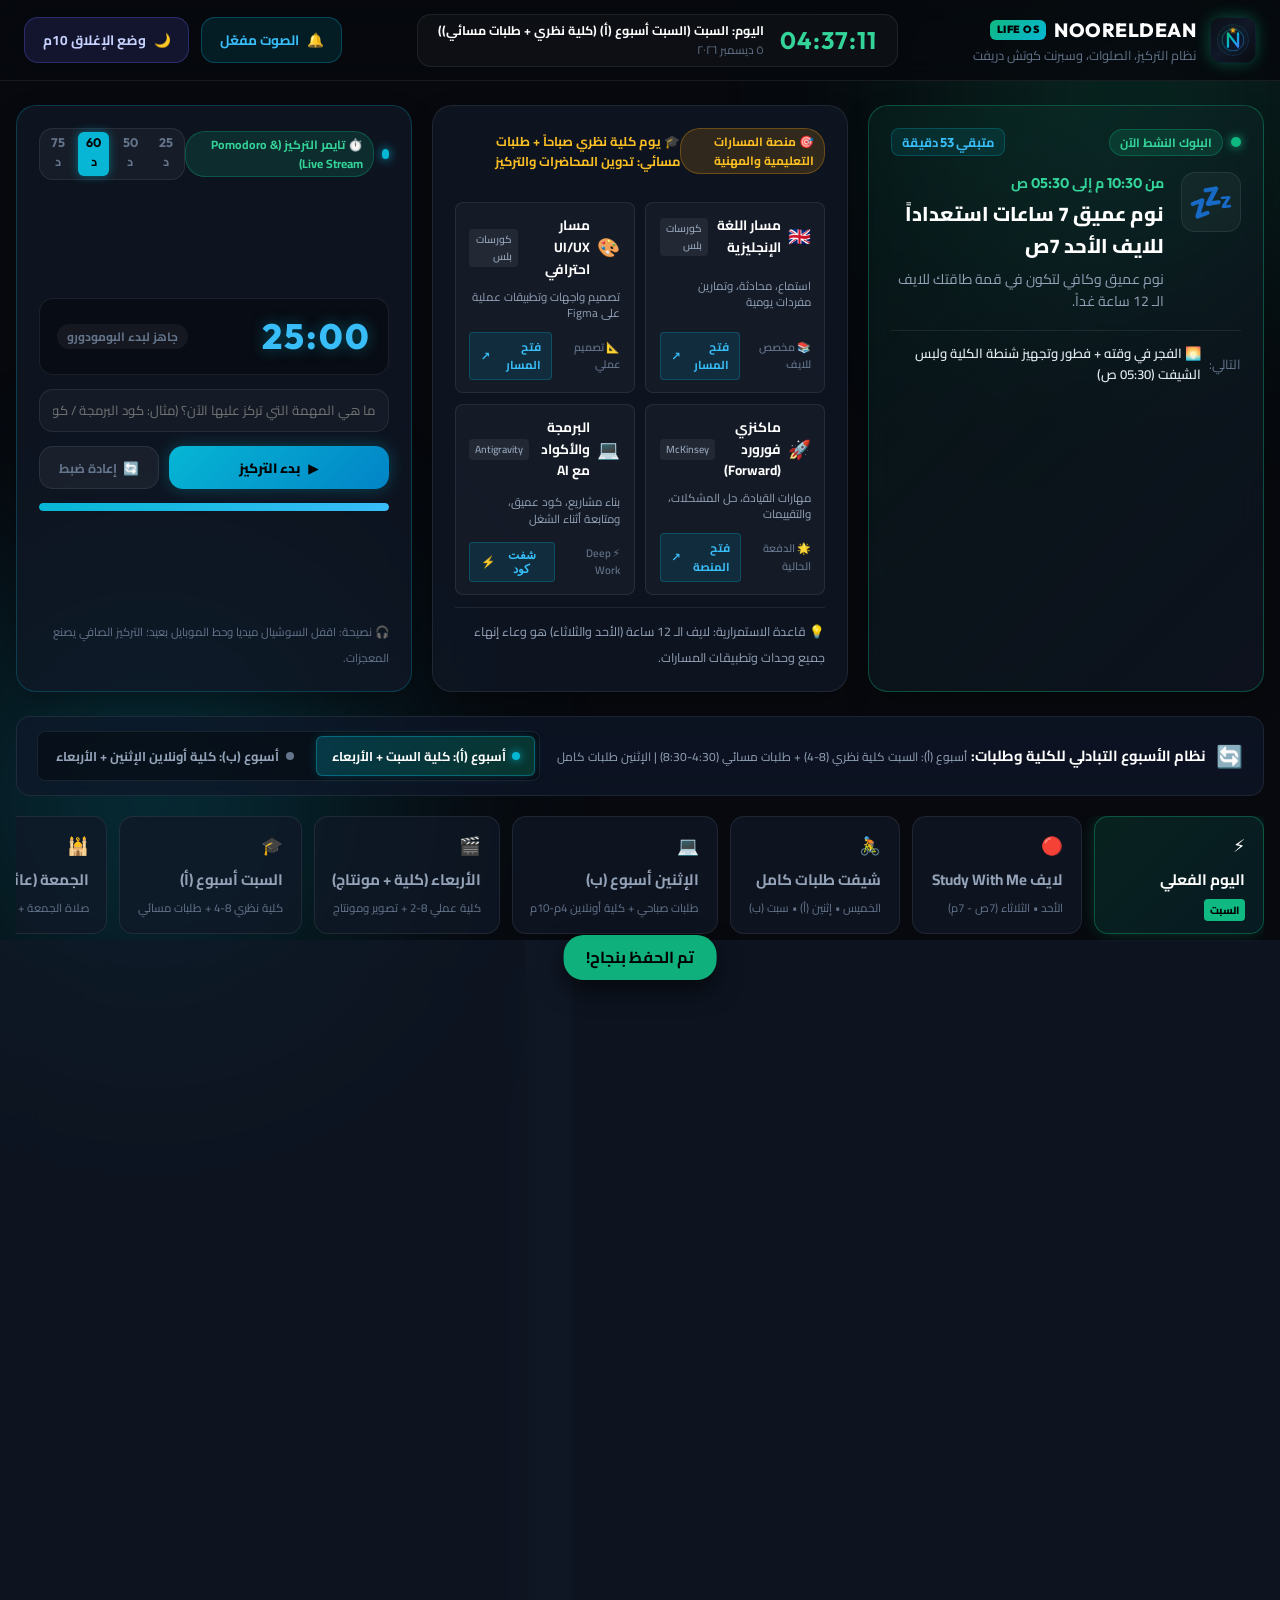
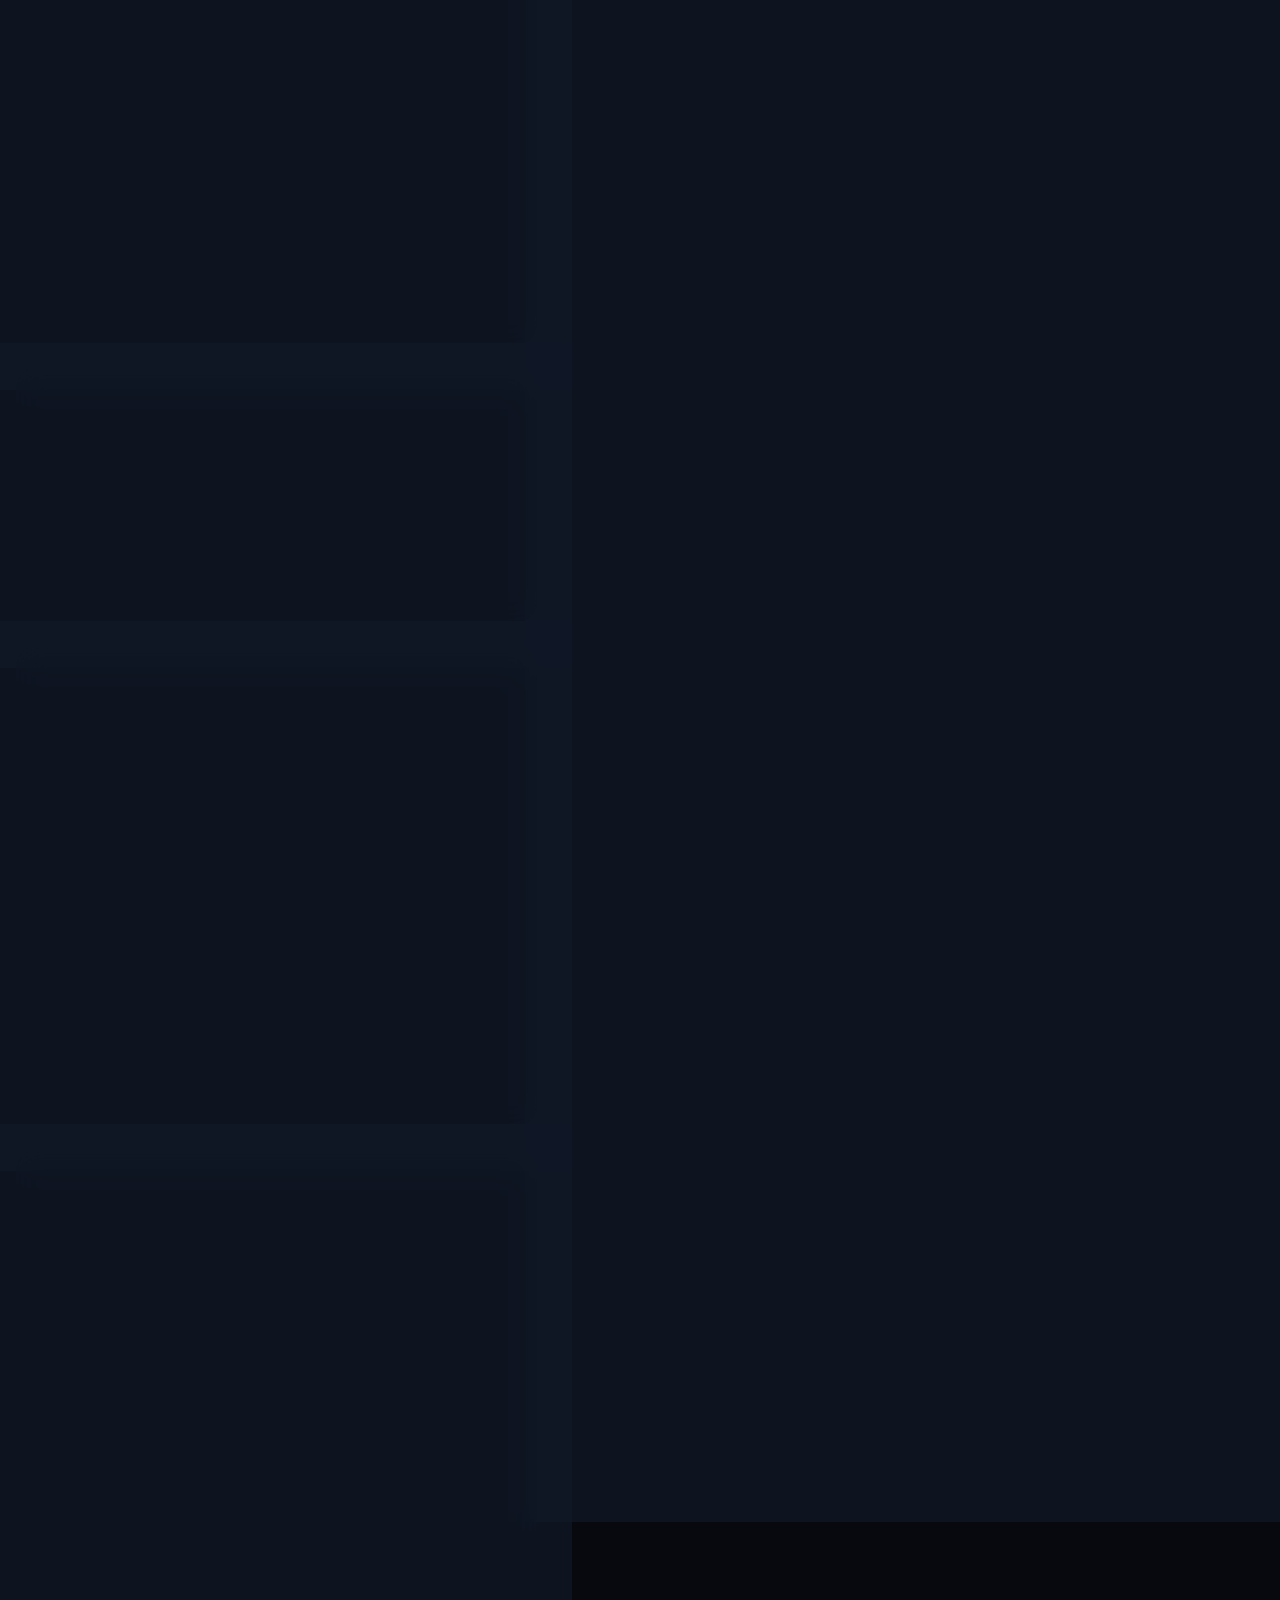
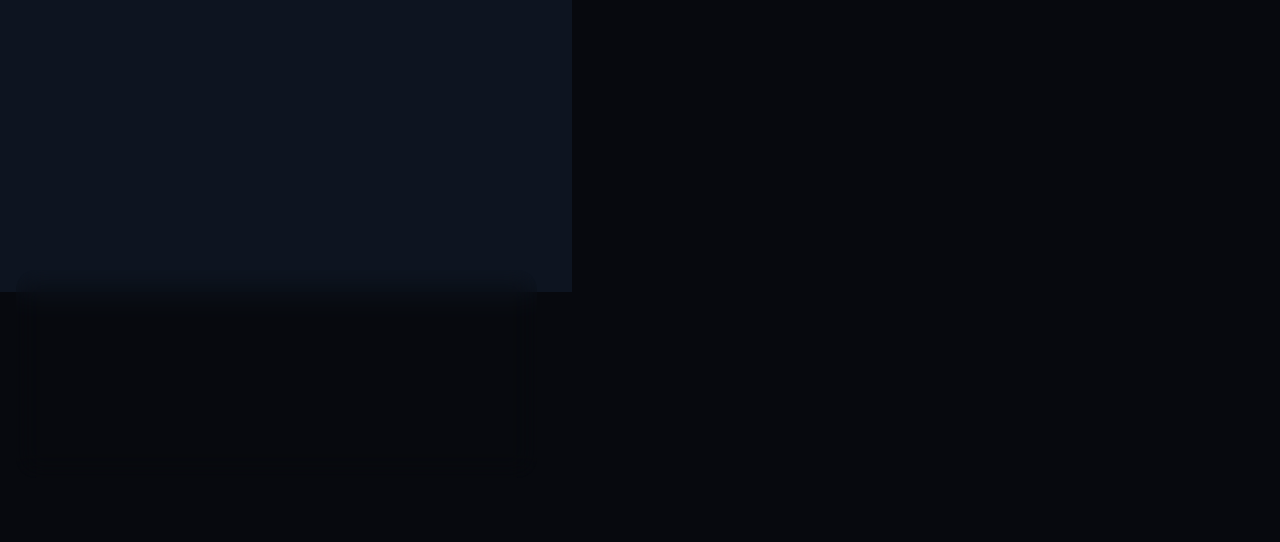
<file: index.html>
<!DOCTYPE html>
<html lang="ar" dir="rtl">
<head>
  <meta charset="UTF-8">
  <meta name="viewport" content="width=device-width, initial-scale=1.0, maximum-scale=1.0, user-scalable=no">
  <meta name="theme-color" content="#0a0d14">
  <meta name="apple-mobile-web-app-capable" content="yes">
  <meta name="apple-mobile-web-app-status-bar-style" content="black-translucent">
  <meta name="apple-mobile-web-app-title" content="Nooreldean OS">
  <meta name="description" content="نظام تشغيل الحياة اليومي والتايم تابل التفاعلي للمهندس والكوتش نور الدين">
  <link rel="manifest" href="./manifest.json">
  <link rel="icon" type="image/svg+xml" href="./icon.svg">
  <link rel="apple-touch-icon" href="./icon.svg">

  <title>Nooreldean Life OS | نظام تشغيل الحياة</title>

  <!-- Google Fonts: Cairo & Outfit -->
  <link rel="preconnect" href="https://fonts.googleapis.com">
  <link rel="preconnect" href="https://fonts.gstatic.com" crossorigin>
  <link href="https://fonts.googleapis.com/css2?family=Cairo:wght@300;400;500;600;700;800;900&family=Outfit:wght@400;500;600;700;800&display=swap" rel="stylesheet">

  <link rel="stylesheet" href="./styles.css">
</head>
<body>
  <div class="ambient-glow glow-1"></div>
  <div class="ambient-glow glow-2"></div>

  <!-- Header -->
  <header class="app-header">
    <div class="header-container">
      <div class="brand">
        <img src="./icon.svg" alt="Life OS Icon" class="brand-logo" width="46" height="46">
        <div class="brand-text">
          <h1 class="brand-title">NOORELDEAN <span class="badge-os">LIFE OS</span></h1>
          <p class="brand-subtitle">نظام التركيز، الصلوات، وسبرنت كوتش دريفت</p>
        </div>
      </div>

      <!-- Live Clock & Today's State -->
      <div class="header-clock-card">
        <div class="clock-time" id="liveClock">00:00:00</div>
        <div class="clock-meta">
          <span class="day-badge" id="currentDayBadge">جاري التحديد...</span>
          <span class="date-str" id="currentDateStr">2026-09-22</span>
        </div>
      </div>

      <!-- Quick Actions -->
      <div class="header-actions">
        <button id="soundToggleBtn" class="btn-action btn-sound" title="كتم/تفعيل التنبيهات الصوتية">
          <span class="btn-icon" id="soundIcon">🔔</span>
          <span class="btn-label" id="soundLabel">الصوت مفعّل</span>
        </button>
        <button id="shutdownToggleBtn" class="btn-action btn-shutdown" title="تفعيل وضع الإغلاق المسائي وحماية النوم">
          <span class="btn-icon">🌙</span>
          <span class="btn-label">وضع الإغلاق 10م</span>
        </button>
        <button id="pwaInstallBtn" class="btn-action btn-install" style="display: none;" title="تثبيت التطبيق على جهازك">
          <span class="btn-icon">📲</span>
          <span class="btn-label">تثبيت التطبيق</span>
        </button>
      </div>
    </div>
  </header>

  <!-- Main Container -->
  <main class="main-content">
    
    <!-- Top Highlights Widgets Grid -->
    <section class="top-widgets-grid">
      
      <!-- Widget 1: Current Active Block Card -->
      <div class="card active-block-card" id="activeBlockWidget">
        <div class="widget-header">
          <div class="pulse-indicator">
            <span class="pulse-dot"></span>
            <span class="widget-tag">البلوك النشط الآن</span>
          </div>
          <span class="active-block-remaining" id="activeBlockRemaining">متبقي -- دقيقة</span>
        </div>
        <div class="active-block-body">
          <div class="active-block-icon" id="activeBlockIcon">⏳</div>
          <div class="active-block-details">
            <div class="active-block-time" id="activeBlockTime">--:-- - --:--</div>
            <h2 class="active-block-title" id="activeBlockTitle">جاري تحميل البلوك...</h2>
            <p class="active-block-desc" id="activeBlockDesc">جاري مزامنة الجدول مع الوقت الفعلي...</p>
          </div>
        </div>
        <div class="active-block-footer">
          <span class="next-block-label">التالي:</span>
          <span class="next-block-text" id="nextBlockText">--</span>
        </div>
      </div>

      <!-- Widget 2: The 4 Learning Paths & Portals -->
      <div class="card learning-paths-card" id="learningPathsWidget">
        <div class="widget-header">
          <span class="widget-tag tag-gold">🎯 منصة المسارات التعليمية والمهنية</span>
          <span class="sprint-target-date" id="pathsTodayFocus">تركيز اليوم: التعلم المستمر</span>
        </div>
        <div class="learning-paths-grid">
          <!-- Path 1: English -->
          <div class="path-box">
            <div class="path-box-header">
              <div class="path-title-wrap">
                <span class="path-icon">🇬🇧</span>
                <span class="path-name">مسار اللغة الإنجليزية</span>
              </div>
              <span class="path-platform-badge">كورسات بلس</span>
            </div>
            <p class="path-desc">استماع، محادثة، وتمارين مفردات يومية</p>
            <div class="path-actions">
              <span class="path-status-pill">📚 مخصص للايف</span>
              <a href="https://courssatplus.com/learning-paths/%D9%85%D8%B3%D8%A7%D8%B1-%D8%A7%D9%84%D9%84%D8%BA%D8%A9-%D8%A7%D9%84%D8%A5%D9%86%D8%AC%D9%84%D9%8A%D8%B2%D9%8A%D8%A9" target="_blank" rel="noopener noreferrer" class="btn-open-path">
                <span>فتح المسار</span>
                <span>↗</span>
              </a>
            </div>
          </div>

          <!-- Path 2: UI/UX -->
          <div class="path-box">
            <div class="path-box-header">
              <div class="path-title-wrap">
                <span class="path-icon">🎨</span>
                <span class="path-name">مسار UI/UX احترافي</span>
              </div>
              <span class="path-platform-badge">كورسات بلس</span>
            </div>
            <p class="path-desc">تصميم واجهات وتطبيقات عملية على Figma</p>
            <div class="path-actions">
              <span class="path-status-pill">📐 تصميم عملي</span>
              <a href="https://courssatplus.com/learning-paths/ui-ux-design-path-beginner-to-advanced" target="_blank" rel="noopener noreferrer" class="btn-open-path">
                <span>فتح المسار</span>
                <span>↗</span>
              </a>
            </div>
          </div>

          <!-- Path 3: McKinsey Forward -->
          <div class="path-box">
            <div class="path-box-header">
              <div class="path-title-wrap">
                <span class="path-icon">🚀</span>
                <span class="path-name">ماكنزي فورورد (Forward)</span>
              </div>
              <span class="path-platform-badge">McKinsey</span>
            </div>
            <p class="path-desc">مهارات القيادة، حل المشكلات، والتقييمات</p>
            <div class="path-actions">
              <span class="path-status-pill">🌟 الدفعة الحالية</span>
              <a href="https://academy.mckinseyaccelerate.com/learn/learning-plans/3077/mckinseyorg-forward-program" target="_blank" rel="noopener noreferrer" class="btn-open-path">
                <span>فتح المنصة</span>
                <span>↗</span>
              </a>
            </div>
          </div>

          <!-- Path 4: Programming & AI Work -->
          <div class="path-box">
            <div class="path-box-header">
              <div class="path-title-wrap">
                <span class="path-icon">💻</span>
                <span class="path-name">البرمجة والأكواد مع AI</span>
              </div>
              <span class="path-platform-badge">Antigravity</span>
            </div>
            <p class="path-desc">بناء مشاريع، كود عميق، ومتابعة أثناء الشغل</p>
            <div class="path-actions">
              <span class="path-status-pill">⚡ Deep Work</span>
              <button class="btn-open-path" id="btnFocusCodeSession">
                <span>شفت كود</span>
                <span>⚡</span>
              </button>
            </div>
          </div>
        </div>
        <div class="sprint-footer">
          <span class="sprint-hint">💡 قاعدة الاستمرارية: لايف الـ 12 ساعة (الأحد والثلاثاء) هو وعاء إنهاء جميع وحدات وتطبيقات المسارات.</span>
        </div>
      </div>

      <!-- Widget 3: Deep Work Pomodoro Focus Timer -->
      <div class="card focus-timer-card" id="focusTimerWidget">
        <div class="widget-header">
          <div class="pulse-indicator">
            <span class="pulse-dot pulse-cyan"></span>
            <span class="widget-tag tag-cyan">⏱️ تايمر التركيز (Pomodoro & Live Stream)</span>
          </div>
          <div class="timer-mode-selector">
            <button class="timer-mode-btn" data-time="25" title="بومودورو كلاسيكي 25 دقيقة">25 د</button>
            <button class="timer-mode-btn" data-time="50" title="جلسة ديب وورك مكثفة 50 دقيقة">50 د</button>
            <button class="timer-mode-btn active" data-time="60" title="بومودورو اللايف الطويل 60 دقيقة">60 د</button>
            <button class="timer-mode-btn" data-time="75" title="شفت تركيز عميق 75 دقيقة">75 د</button>
          </div>
        </div>
        <div class="focus-timer-body">
          <div class="timer-display-wrap">
            <div class="timer-digits" id="timerDisplay">60:00</div>
            <div class="timer-state-badge" id="timerStateBadge">جاهز لبدء البومودورو</div>
          </div>
          <div class="timer-input-wrap">
            <input type="text" id="timerTaskInput" class="timer-task-input" placeholder="ما هي المهمة التي تركز عليها الآن؟ (مثال: كود البرمجة / كورس UI-UX / ماكنزي)">
          </div>
          <div class="timer-controls">
            <button id="timerToggleBtn" class="btn-timer-primary">
              <span class="btn-icon">▶️</span>
              <span id="timerToggleLabel">بدء التركيز</span>
            </button>
            <button id="timerResetBtn" class="btn-timer-secondary" title="إعادة ضبط المؤقت">
              <span class="btn-icon">🔄</span>
              <span>إعادة ضبط</span>
            </button>
          </div>
          <div class="timer-progress-container">
            <div class="progress-bar-track">
              <div class="progress-bar-fill progress-cyan" id="timerProgressFill" style="width: 100%;"></div>
            </div>
          </div>
        </div>
        <div class="focus-timer-footer">
          <span class="focus-hint">🎧 نصيحة: اقفل السوشيال ميديا وحط الموبايل بعيد؛ التركيز الصافي يصنع المعجزات.</span>
        </div>
      </div>

    </section>

    <!-- Week Cycle Alternate Switcher Bar -->
    <div class="week-cycle-bar" id="weekCycleBar">
      <div class="week-cycle-info">
        <span class="cycle-icon">🔄</span>
        <div>
          <span class="cycle-label">نظام الأسبوع التبادلي للكلية وطلبات:</span>
          <span class="cycle-desc" id="cycleDescText">أسبوع (أ): السبت كلية نظري (8-4) + طلبات مسائي | أسبوع (ب): الإثنين كلية أونلاين (4م-10م) والسبت طلبات كامل</span>
        </div>
      </div>
      <div class="week-cycle-buttons">
        <button class="cycle-btn active" id="btnCycleWeekA" data-cycle="week_a">
          <span class="cycle-indicator-dot"></span>
          <span>أسبوع (أ): كلية السبت + الأربعاء</span>
        </button>
        <button class="cycle-btn" id="btnCycleWeekB" data-cycle="week_b">
          <span class="cycle-indicator-dot"></span>
          <span>أسبوع (ب): كلية أونلاين الإثنين + الأربعاء</span>
        </button>
      </div>
    </div>

    <!-- Schedule View Tabs Navigation -->
    <nav class="schedule-nav-tabs" aria-label="أنواع الأيام">
      <button class="nav-tab active" data-day-type="auto" id="tabAuto">
        <span class="tab-icon">⚡</span>
        <span class="tab-text">اليوم الفعلي</span>
        <span class="tab-pill" id="autoTabPill">تلقائي</span>
      </button>
      <button class="nav-tab" data-day-type="live_study" id="tabLiveStudy">
        <span class="tab-icon">🔴</span>
        <span class="tab-text">لايف Study With Me</span>
        <span class="tab-sub">الأحد • الثلاثاء (7ص - 7م)</span>
      </button>
      <button class="nav-tab" data-day-type="talabat_full" id="tabTalabatFull">
        <span class="tab-icon">🚴</span>
        <span class="tab-text">شيفت طلبات كامل</span>
        <span class="tab-sub">الخميس • إثنين (أ) • سبت (ب)</span>
      </button>
      <button class="nav-tab" data-day-type="monday_online_college" id="tabMondayOnline">
        <span class="tab-icon">💻</span>
        <span class="tab-text">الإثنين أسبوع (ب)</span>
        <span class="tab-sub">طلبات صباحي + كلية أونلاين 4م-10م</span>
      </button>
      <button class="nav-tab" data-day-type="wednesday" id="tabWednesday">
        <span class="tab-icon">🎬</span>
        <span class="tab-text">الأربعاء (كلية + مونتاج)</span>
        <span class="tab-sub">كلية عملي 8-2 + تصوير ومونتاج</span>
      </button>
      <button class="nav-tab" data-day-type="saturday_college" id="tabSaturdayCollege">
        <span class="tab-icon">🎓</span>
        <span class="tab-text">السبت أسبوع (أ)</span>
        <span class="tab-sub">كلية نظري 8-4 + طلبات مسائي</span>
      </button>
      <button class="nav-tab" data-day-type="friday" id="tabFriday">
        <span class="tab-icon">🕌</span>
        <span class="tab-text">الجمعة (عائلة وروحانيات)</span>
        <span class="tab-sub">صلاة الجمعة + طلبات عصر لـ 8م</span>
      </button>
    </nav>

    <!-- Two Columns Layout: Timeline + Habits & Content -->
    <div class="content-columns">
      
      <!-- Column 1: Hourly Timeline Schedule -->
      <section class="timeline-column">
        <div class="card timeline-card">
          <div class="column-header">
            <div class="title-with-badge">
              <h2 class="column-title" id="timelineTitle">الجدول الزمني</h2>
              <span class="day-category-badge" id="timelineBadge">--</span>
            </div>
            <div class="timeline-filters">
              <button class="filter-btn active" data-filter="all">الكل</button>
              <button class="filter-btn" data-filter="livestudy">اللايف 🔴</button>
              <button class="filter-btn" data-filter="talabat">طلبات 🚴</button>
              <button class="filter-btn" data-filter="deepwork">البرمجة 💻</button>
              <button class="filter-btn" data-filter="courses">الكورسات 📚</button>
              <button class="filter-btn" data-filter="content">المحتوى 🎬</button>
              <button class="filter-btn" data-filter="college">الكلية 🎓</button>
              <button class="filter-btn" data-filter="prayer">الصلوات 🕌</button>
              <button class="filter-btn" data-filter="living">الأكل والبيت 🍲</button>
            </div>
          </div>

          <!-- Schedule Timeline List -->
          <div class="timeline-list" id="timelineList">
            <!-- Dynamically populated via JS -->
          </div>
        </div>
      </section>

      <!-- Column 2: Habits & Content Engine -->
      <section class="side-column">

        <!-- Habits & Daily Checklist Card -->
        <div class="card habits-card">
          <div class="column-header">
            <div>
              <h2 class="column-title">لوحة العادات والالتزام اليومي</h2>
              <p class="column-desc">سجل إنجازاتك اليومية لتحفيز الاستمرارية ومحاربة التسويف</p>
            </div>
            <button class="btn-text" id="resetHabitsBtn" title="تصفير القائمة لبدء يوم جديد">تصفير اليوم</button>
          </div>

          <!-- Habit Progress Bar -->
          <div class="habit-score-box">
            <div class="score-meta">
              <span class="score-label">نسبة الإنجاز اليومي:</span>
              <span class="score-val" id="habitScorePercent">0%</span>
            </div>
            <div class="progress-bar-track">
              <div class="progress-bar-fill progress-emerald" id="habitProgressBar" style="width: 0%;"></div>
            </div>
            <p class="score-msg" id="habitScoreMsg">صباح الخير! ابدأ يومك بصلاة الفجر وساعات البكور.</p>
          </div>

          <!-- Checklist Items -->
          <ul class="habits-list" id="habitsList">
            <!-- Populated via JS -->
          </ul>

          <!-- Add custom task -->
          <form class="add-task-form" id="addTaskForm">
            <input type="text" id="customTaskInput" placeholder="أضف مهمة إضافية لليوم..." required>
            <button type="submit" class="btn-add-task">+</button>
          </form>
        </div>

        <!-- Hydration Tracker (Target 3 Liters / 8 Glasses) -->
        <div class="card hydration-card" id="hydrationWidget">
          <div class="column-header">
            <div>
              <div class="header-with-badge">
                <h2 class="column-title">💧 عداد شرب الماء (3 لتر يومياً)</h2>
                <span class="widget-tag tag-cyan" id="waterGoalBadge">الهدف: 8 أكواب</span>
              </div>
              <p class="column-desc">الوقود الأساسي لصفاء دماغ المبرمج والكوتش (امنع الصداع والإجهاد)</p>
            </div>
            <button class="btn-text" id="resetWaterBtn" title="تصفير عداد اليوم">تصفير</button>
          </div>
          <div class="water-body">
            <div class="water-cups-row" id="waterCupsRow">
              <!-- 8 water cups rendered dynamically via JS -->
            </div>
            <div class="water-controls">
              <div class="water-meta">
                <span class="water-stat-num" id="waterConsumedCount">0</span>
                <span class="water-stat-total">/ 8 أكواب</span>
                <span class="water-liters-badge" id="waterLitersText">(0.0 لتر)</span>
              </div>
              <button id="addCupBtn" class="btn-action btn-water-add">
                <span class="btn-icon">🥛</span>
                <span>+ شربت كوب ماء (375 مل)</span>
              </button>
            </div>
          </div>
        </div>

        <!-- Living Alone Scratchpad & Groceries Hub -->
        <div class="card scratchpad-card" id="scratchpadWidget">
          <div class="column-header">
            <div>
              <h2 class="column-title">📝 مفكرة الشغل ونواقص البيت</h2>
              <p class="column-desc">دون أي طلب أو فكرة برمجية طارئة فوراً بدون ما تفقد تركيزك</p>
            </div>
            <button class="btn-text" id="clearCompletedScratchBtn" title="حذف العناصر المكتملة">تنظيف المكتمل 🗑️</button>
          </div>

          <!-- Scratchpad Category Tabs -->
          <div class="scratch-tabs">
            <button class="scratch-tab active" data-tab="groceries" id="tabScratchGroceries">
              🛒 طلبات السوبرماركت <span class="scratch-badge" id="countGroceries">0</span>
            </button>
            <button class="scratch-tab" data-tab="ideas" id="tabScratchIdeas">
              💡 أفكار وكود <span class="scratch-badge" id="countIdeas">0</span>
            </button>
            <button class="scratch-tab" data-tab="urgent" id="tabScratchUrgent">
              ⚡ مهام طارئة <span class="scratch-badge" id="countUrgent">0</span>
            </button>
          </div>

          <!-- Scratchpad Input -->
          <form class="scratch-add-form" id="scratchAddForm">
            <input type="text" id="scratchInput" placeholder="أضف غرض جديد للسوبرماركت (مثال: بيض، شوفان، صدور فراخ)..." required>
            <button type="submit" class="btn-add-task">+</button>
          </form>

          <!-- Scratchpad List -->
          <ul class="scratch-list" id="scratchList">
            <!-- Dynamically populated via JS -->
          </ul>
        </div>

        <!-- Content Engine & Series Vault -->
        <div class="card content-vault-card">
          <div class="column-header">
            <div>
              <h2 class="column-title">سلاسل وصناعة المحتوى 🎬</h2>
              <p class="column-desc">جلسة كتابة وتصوير مجمعة أسبوعياً لزيادة المبيعات</p>
            </div>
            <div style="display: flex; gap: 8px; flex-wrap: wrap; align-items: center;">
              <a href="http://localhost:5173" target="_blank" rel="noopener noreferrer" class="btn-action" style="background: rgba(0, 242, 254, 0.12); color: #00f2fe; border: 1px solid rgba(0, 242, 254, 0.3); text-decoration: none; font-size: 0.78rem; padding: 6px 12px; border-radius: 8px; display: inline-flex; align-items: center; gap: 5px; font-weight: 600;">
                <span>🚀</span> كونسول Content Dashboard
              </a>
              <button class="btn-primary-sm" id="addNewIdeaBtn">+ فكرة جديدة</button>
            </div>
          </div>

          <!-- Series Selector Tabs -->
          <div class="series-nav">
            <button class="series-tab active" data-series="workout">🏋️‍♂️ إزاي تمرن نفسك</button>
            <button class="series-tab" data-series="diet">🥗 إزاي تعمل دايت</button>
            <button class="series-tab" data-series="all">كل الأفكار</button>
          </div>

          <!-- Content Ideas List -->
          <div class="content-cards-container" id="contentCardsContainer">
            <!-- Dynamically populated via JS -->
          </div>
        </div>

        <!-- 10:30 PM Shutdown Protocol Reference Card -->
        <div class="card shutdown-info-card">
          <div class="shutdown-banner">
            <span class="shutdown-banner-icon">🛑</span>
            <div class="shutdown-banner-text">
              <h3>بروتوكول حماية النوم (10:30 PM)</h3>
              <p>يومك وصحيانك 5:30 الفجر بيبدأ الليلة الساعة 10:30 بالليل</p>
            </div>
          </div>
          <ul class="shutdown-steps">
            <li><strong>10:30 م:</strong> Hard Stop للشاشات وقفل الشغل نهائياً.</li>
            <li><strong>10:45 م:</strong> تفريغ الدماغ ومراجعة سريعة لأولويات الغد.</li>
            <li><strong>11:00 م:</strong> تفعيل Do Not Disturb، أذكار النوم، ونوم عميق 7 ساعات متصلة.</li>
            <li><strong>05:30 ص:</strong> الاستيقاظ بنشاط لصلاة الفجر وبداية يوم خارق.</li>
          </ul>
        </div>

      </section>

    </div>
  </main>

  <!-- Modal for Adding New Content Idea -->
  <div class="modal-overlay" id="ideaModal">
    <div class="modal-dialog">
      <div class="modal-header">
        <h3 class="modal-title">إضافة فكرة فيديو جديدة</h3>
        <button class="modal-close" id="closeIdeaModal">&times;</button>
      </div>
      <form id="ideaForm" class="modal-form">
        <div class="form-group">
          <label for="ideaSeries">السلسلة:</label>
          <select id="ideaSeries" required>
            <option value="workout">إزاي تمرن نفسك (Workout Series)</option>
            <option value="diet">إزاي تعمل دايت لنفسك (Diet Series)</option>
            <option value="general">محتوى عام / كوتشينج</option>
          </select>
        </div>
        <div class="form-group">
          <label for="ideaTitle">عنوان الفيديو / الموضوع:</label>
          <input type="text" id="ideaTitle" placeholder="مثال: إزاي تختار عدد المجموعات المناسب لجسمك" required>
        </div>
        <div class="form-group">
          <label for="ideaHook">الخطاف (Hook - أول 3 ثوانٍ):</label>
          <input type="text" id="ideaHook" placeholder="مثال: لو بتدخل الجيم ومش عارف تبدأ بإيه..." required>
        </div>
        <div class="form-group">
          <label for="ideaCta">الدعوة للفعل (CTA):</label>
          <input type="text" id="ideaCta" placeholder="مثال: ابعتلي 'تمرين' في الرسايل عشان أساعدك" required>
        </div>
        <div class="form-actions">
          <button type="button" class="btn-secondary" id="cancelIdeaModal">إلغاء</button>
          <button type="submit" class="btn-primary">حفظ الفكرة</button>
        </div>
      </form>
    </div>
  </div>

  <!-- Shutdown Zen Mode Fullscreen Overlay -->
  <div class="zen-overlay" id="zenOverlay">
    <div class="zen-content">
      <div class="zen-moon">🌙</div>
      <h2 class="zen-title">حـان وقـت إغـلاق الشـاشات</h2>
      <p class="zen-subtitle">لقد أتممت يومك بنجاح. عقلك وجسدك يحتاجان الراحة لتستيقظ لصلاة الفجر بكامل قوتك.</p>
      
      <div class="zen-checklist">
        <label class="zen-check-item">
          <input type="checkbox" id="zenCheck1">
          <span>قمت بحفظ الشغل وإغلاق شاشة اللابتوب نهائياً.</span>
        </label>
        <label class="zen-check-item">
          <input type="checkbox" id="zenCheck2">
          <span>كتبت أهم 3 مهام لبكرة في ورقة خارجية لإراحة عقلك.</span>
        </label>
        <label class="zen-check-item">
          <input type="checkbox" id="zenCheck3">
          <span>فعلت وضع عدم الإزعاج ووضعت الموبايل بعيداً عن السرير.</span>
        </label>
        <label class="zen-check-item">
          <input type="checkbox" id="zenCheck4">
          <span>توضأت واستعددت لأذكار النوم والنوم الهادئ.</span>
        </label>
      </div>

      <button class="btn-exit-zen" id="exitZenBtn">العودة للجدول</button>
    </div>
  </div>

  <!-- Toast Notification -->
  <div class="toast" id="appToast">تم الحفظ بنجاح!</div>

  <script src="./app.js"></script>
</body>
</html>
</file>
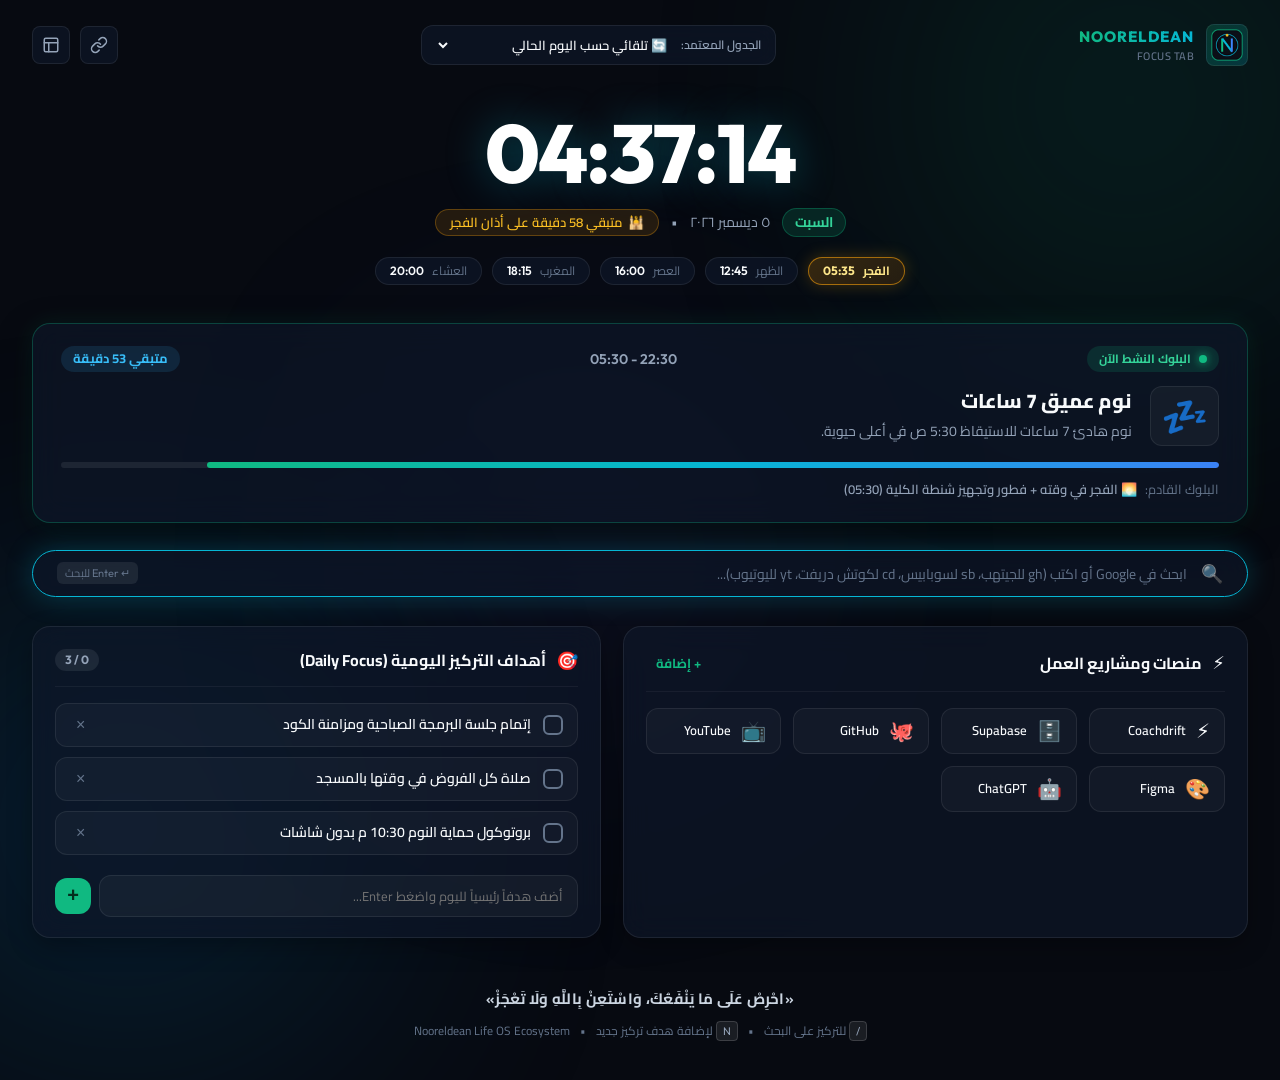
<file: chrome-extension/newtab.html>
<!DOCTYPE html>
<html lang="ar" dir="rtl">
<head>
  <meta charset="UTF-8">
  <meta name="viewport" content="width=device-width, initial-scale=1.0">
  <title>Nooreldean Focus Tab</title>
  <link rel="preconnect" href="https://fonts.googleapis.com">
  <link rel="preconnect" href="https://fonts.gstatic.com" crossorigin>
  <link href="https://fonts.googleapis.com/css2?family=Cairo:wght@400;500;600;700;800;900&family=Outfit:wght@400;500;600;700;800&display=swap" rel="stylesheet">
  <link rel="stylesheet" href="styles.css">
</head>
<body>
  <div class="ambient-glow glow-emerald"></div>
  <div class="ambient-glow glow-cyan"></div>
  <div class="ambient-glow glow-purple"></div>

  <div class="tab-container">
    <!-- Header: Branding & Schedule Selector -->
    <header class="top-nav">
      <div class="brand-group">
        <div class="logo-box">
          <img src="icons/icon-48.png" alt="Life OS Icon" width="32" height="32" class="brand-icon">
        </div>
        <div class="brand-info">
          <span class="brand-title">NOORELDEAN</span>
          <span class="brand-tag">FOCUS TAB</span>
        </div>
      </div>

      <div class="schedule-selector-wrap">
        <label for="scheduleSelect" class="selector-label">الجدول المعتمد:</label>
        <select id="scheduleSelect" class="selector-dropdown">
          <option value="auto">🔄 تلقائي حسب اليوم الحالي</option>
          <option value="live_study">🔴 لايف Study With Me (12 ساعة)</option>
          <option value="talabat_full">🚴 شيفت طلبات كامل (12 ساعة)</option>
          <option value="wednesday">🎓 الأربعاء: كلية عملي ومونتاج شورتس</option>
          <option value="saturday_college">🎓 السبت: كلية نظري وطلبات</option>
          <option value="friday">🕌 الجمعة: روحانيات وطلبات مسائي</option>
        </select>
      </div>

      <div class="nav-controls">
        <button id="customLinksBtn" class="icon-btn" title="تخصيص الروابط السريعة">
          <svg width="18" height="18" viewBox="0 0 24 24" fill="none" stroke="currentColor" stroke-width="2" stroke-linecap="round" stroke-linejoin="round"><path d="M10 13a5 5 0 0 0 7.54.54l3-3a5 5 0 0 0-7.07-7.07l-1.72 1.71"></path><path d="M14 11a5 5 0 0 0-7.54-.54l-3 3a5 5 0 0 0 7.07 7.07l1.71-1.71"></path></svg>
        </button>
        <button id="lifeOsRedirectBtn" class="icon-btn" title="فتح نظام Life OS الكامل">
          <svg width="18" height="18" viewBox="0 0 24 24" fill="none" stroke="currentColor" stroke-width="2" stroke-linecap="round" stroke-linejoin="round"><rect x="3" y="3" width="18" height="18" rx="2" ry="2"></rect><line x1="3" y1="9" x2="21" y2="9"></line><line x1="9" y1="21" x2="9" y2="9"></line></svg>
        </button>
      </div>
    </header>

    <!-- Main Hero: Clock & Prayer Countdown -->
    <section class="hero-section">
      <div class="clock-display" id="clockDisplay">12:00:00</div>
      <div class="date-badge-row">
        <span class="day-badge" id="dayNameBadge">--</span>
        <span class="date-text" id="gregorianDate">--</span>
        <span class="dot-separator">•</span>
        <span class="next-prayer-chip" id="nextPrayerChip">
          <span class="prayer-icon">🕌</span>
          <span id="nextPrayerText">جاري حساب مواقيت الصلاة...</span>
        </span>
      </div>

      <!-- Prayer Times Strip -->
      <div class="prayer-strip" id="prayerStrip">
        <div class="prayer-pill" data-prayer="fajr">
          <span class="p-name">الفجر</span>
          <span class="p-time" id="prayerFajr">--:--</span>
        </div>
        <div class="prayer-pill" data-prayer="dhuhr">
          <span class="p-name">الظهر</span>
          <span class="p-time" id="prayerDhuhr">--:--</span>
        </div>
        <div class="prayer-pill" data-prayer="asr">
          <span class="p-name">العصر</span>
          <span class="p-time" id="prayerAsr">--:--</span>
        </div>
        <div class="prayer-pill" data-prayer="maghrib">
          <span class="p-name">المغرب</span>
          <span class="p-time" id="prayerMaghrib">--:--</span>
        </div>
        <div class="prayer-pill" data-prayer="isha">
          <span class="p-name">العشاء</span>
          <span class="p-time" id="prayerIsha">--:--</span>
        </div>
      </div>
    </section>

    <!-- Active Schedule Block Card -->
    <section class="active-block-section">
      <div class="active-block-card" id="activeBlockCard">
        <div class="card-glow"></div>
        <div class="block-top-row">
          <div class="live-pill">
            <span class="live-pulse"></span>
            <span class="live-label">البلوك النشط الآن</span>
          </div>
          <span class="block-time-range" id="blockTimeRange">--:-- - --:--</span>
          <span class="block-remaining-badge" id="blockRemaining">متبقي -- دقيقة</span>
        </div>

        <div class="block-content">
          <div class="block-emoji" id="blockEmoji">⏳</div>
          <div class="block-text">
            <h2 class="block-title" id="blockTitle">جاري تحميل جدولك...</h2>
            <p class="block-desc" id="blockDesc">لحظات ويتم تحديد البلوك الحالي بناءً على التوقيت المحلي.</p>
          </div>
        </div>

        <!-- Progress Bar -->
        <div class="progress-track">
          <div class="progress-fill" id="blockProgressFill" style="width: 0%;"></div>
        </div>

        <div class="block-bottom-row">
          <span class="next-block-label">البلوك القادم:</span>
          <span class="next-block-title" id="nextBlockTitle">--</span>
        </div>
      </div>
    </section>

    <!-- Smart Command Search Bar -->
    <section class="search-section">
      <form id="searchForm" class="search-bar-wrap">
        <span class="search-icon">🔍</span>
        <input 
          type="text" 
          id="searchInput" 
          class="search-input" 
          placeholder="ابحث في Google أو اكتب (gh للجيتهب، sb لسوبابيس، cd لكوتش دريفت، yt لليوتيوب)..."
          autocomplete="off"
          autofocus
        >
        <div class="search-shortcuts-hint">
          <span class="kbd-shortcut">↵ Enter للبحث</span>
        </div>
      </form>
    </section>

    <!-- Split Grid: Quick Links & Today Focus Tasks -->
    <section class="widgets-grid">
      <!-- Card 1: Fast Links -->
      <div class="widget-card quick-links-card">
        <div class="widget-head">
          <div class="widget-title-group">
            <span class="widget-icon">⚡</span>
            <h3 class="widget-title">منصات ومشاريع العمل</h3>
          </div>
          <button id="addQuickLinkBtn" class="btn-text-action" title="إضافة رابط جديد">+ إضافة</button>
        </div>
        <div class="links-grid" id="linksGrid">
          <!-- Populated dynamically via JS -->
        </div>
      </div>

      <!-- Card 2: Today 3 Focus Goals -->
      <div class="widget-card focus-tasks-card">
        <div class="widget-head">
          <div class="widget-title-group">
            <span class="widget-icon">🎯</span>
            <h3 class="widget-title">أهداف التركيز اليومية (Daily Focus)</h3>
          </div>
          <span class="tasks-counter" id="tasksCounter">0 / 3</span>
        </div>

        <div class="tasks-list" id="tasksList">
          <!-- Populated dynamically via JS -->
        </div>

        <form id="addTaskForm" class="add-task-form">
          <input 
            type="text" 
            id="newTaskInput" 
            class="task-input" 
            placeholder="أضف هدفاً رئيسياً لليوم واضغط Enter..." 
            maxlength="70"
          >
          <button type="submit" class="btn-add-task">+</button>
        </form>
      </div>
    </section>

    <!-- Daily Wisdom Footer -->
    <footer class="tab-footer">
      <div class="wisdom-card">
        <span class="wisdom-quote" id="wisdomQuote">«وَأَن لَّيْسَ لِلْإِنسَانِ إِلَّا مَا سَعَىٰ • وَأَنَّ سَعْيَهُ سَوْفَ يُرَىٰ»</span>
      </div>
      <div class="keyboard-legend">
        <span><kbd>/</kbd> للتركيز على البحث</span>
        <span>•</span>
        <span><kbd>N</kbd> لإضافة هدف تركيز جديد</span>
        <span>•</span>
        <span>Nooreldean Life OS Ecosystem</span>
      </div>
    </footer>
  </div>

  <!-- Custom Link Modal -->
  <div id="linkModal" class="modal-backdrop" style="display: none;">
    <div class="modal-box">
      <div class="modal-header">
        <h3 class="modal-title">إضافة رابط وصول سريع</h3>
        <button id="closeModalBtn" class="close-btn">&times;</button>
      </div>
      <form id="linkForm" class="modal-body">
        <div class="form-group">
          <label for="linkTitleInput">اسم المنصة / المشروع:</label>
          <input type="text" id="linkTitleInput" placeholder="مثال: Supabase Dashboard" required>
        </div>
        <div class="form-group">
          <label for="linkUrlInput">الرابط (URL):</label>
          <input type="url" id="linkUrlInput" placeholder="https://..." required>
        </div>
        <div class="form-group">
          <label for="linkIconInput">أيقونة أو إيموجي:</label>
          <input type="text" id="linkIconInput" placeholder="⚡ أو 🚀 أو 🌐" maxlength="4" value="🔗">
        </div>
        <div class="modal-actions">
          <button type="button" id="cancelModalBtn" class="btn-secondary">إلغاء</button>
          <button type="submit" class="btn-primary">حفظ الرابط</button>
        </div>
      </form>
    </div>
  </div>

  <script src="newtab.js"></script>
</body>
</html>
</file>
<file: styles.css>
/* ==========================================================================
   Nooreldean Life OS - Master Design System
   Sleek Dark Mode, Glassmorphism, Emerald/Cyan/Gold Accents
   ========================================================================== */

:root {
  /* Color Palette */
  --bg-core: #07090e;
  --bg-surface: #0e131f;
  --bg-card: rgba(17, 24, 39, 0.75);
  --bg-card-hover: rgba(26, 36, 56, 0.85);
  --bg-card-active: rgba(16, 185, 129, 0.12);
  
  --border-subtle: rgba(255, 255, 255, 0.08);
  --border-highlight: rgba(16, 185, 129, 0.35);
  --border-cyan: rgba(6, 182, 212, 0.35);
  --border-gold: rgba(245, 158, 11, 0.35);

  /* Accents */
  --emerald: #10b981;
  --emerald-glow: rgba(16, 185, 129, 0.4);
  --cyan: #06b6d4;
  --cyan-glow: rgba(6, 182, 212, 0.4);
  --gold: #f59e0b;
  --gold-glow: rgba(245, 158, 11, 0.35);
  --indigo: #6366f1;
  --rose: #f43f5e;

  /* Typography Colors */
  --text-main: #f8fafc;
  --text-muted: #94a3b8;
  --text-dim: #64748b;
  --text-emerald: #34d399;
  --text-cyan: #38bdf8;
  --text-gold: #fbbf24;

  /* Fonts */
  --font-arabic: 'Cairo', system-ui, -apple-system, sans-serif;
  --font-digits: 'Outfit', 'Cairo', sans-serif;

  /* Shadows & Radius */
  --radius-sm: 8px;
  --radius-md: 14px;
  --radius-lg: 20px;
  --radius-xl: 28px;
  --shadow-card: 0 10px 30px -10px rgba(0, 0, 0, 0.5);
  --shadow-glow: 0 0 25px -5px var(--emerald-glow);
  --glass-blur: blur(14px);
}

/* Reset & Base */
*, *::before, *::after {
  box-sizing: border-box;
  margin: 0;
  padding: 0;
}

body {
  background-color: var(--bg-core);
  color: var(--text-main);
  font-family: var(--font-arabic);
  min-height: 100vh;
  line-height: 1.6;
  direction: rtl;
  overflow-x: hidden;
  position: relative;
  -webkit-font-smoothing: antialiased;
}

/* Background Ambient Glows */
.ambient-glow {
  position: fixed;
  border-radius: 50%;
  filter: blur(120px);
  pointer-events: none;
  z-index: 0;
  opacity: 0.35;
}
.glow-1 {
  width: 500px;
  height: 500px;
  background: radial-gradient(circle, var(--emerald) 0%, transparent 70%);
  top: -150px;
  right: -100px;
}
.glow-2 {
  width: 600px;
  height: 600px;
  background: radial-gradient(circle, var(--cyan) 0%, transparent 70%);
  bottom: -200px;
  left: -150px;
}

/* Layout Container */
.main-content {
  position: relative;
  z-index: 1;
  max-width: 1360px;
  margin: 0 auto;
  padding: 1.5rem 1rem 4rem;
}

/* Header */
.app-header {
  position: sticky;
  top: 0;
  z-index: 100;
  background: rgba(7, 9, 14, 0.85);
  backdrop-filter: var(--glass-blur);
  border-bottom: 1px solid var(--border-subtle);
  padding: 0.85rem 1.5rem;
}

.header-container {
  max-width: 1360px;
  margin: 0 auto;
  display: flex;
  align-items: center;
  justify-content: space-between;
  gap: 1.25rem;
  flex-wrap: wrap;
}

.brand {
  display: flex;
  align-items: center;
  gap: 0.85rem;
}

.brand-logo {
  border-radius: 12px;
  box-shadow: 0 0 15px var(--emerald-glow);
  transition: transform 0.3s ease;
}
.brand-logo:hover {
  transform: rotate(5deg) scale(1.05);
}

.brand-title {
  font-family: var(--font-digits);
  font-size: 1.2rem;
  font-weight: 800;
  letter-spacing: 0.5px;
  color: #fff;
  display: flex;
  align-items: center;
  gap: 0.5rem;
}

.badge-os {
  background: linear-gradient(135deg, var(--emerald), var(--cyan));
  color: #000;
  font-size: 0.65rem;
  font-weight: 900;
  padding: 2px 7px;
  border-radius: 6px;
  text-transform: uppercase;
}

.brand-subtitle {
  font-size: 0.8rem;
  color: var(--text-dim);
}

/* Header Live Clock */
.header-clock-card {
  background: rgba(255, 255, 255, 0.03);
  border: 1px solid var(--border-subtle);
  border-radius: var(--radius-md);
  padding: 0.4rem 1.25rem;
  display: flex;
  align-items: center;
  gap: 1rem;
}

.clock-time {
  font-family: var(--font-digits);
  font-size: 1.5rem;
  font-weight: 700;
  color: var(--text-emerald);
  letter-spacing: 1px;
}

.clock-meta {
  display: flex;
  flex-direction: column;
  align-items: flex-start;
}

.day-badge {
  font-size: 0.78rem;
  font-weight: 700;
  color: #fff;
}

.date-str {
  font-size: 0.72rem;
  color: var(--text-dim);
  font-family: var(--font-digits);
}

/* Header Actions */
.header-actions {
  display: flex;
  align-items: center;
  gap: 0.75rem;
}

.btn-action {
  display: inline-flex;
  align-items: center;
  gap: 0.5rem;
  padding: 0.55rem 1.1rem;
  border-radius: var(--radius-md);
  font-family: var(--font-arabic);
  font-size: 0.85rem;
  font-weight: 700;
  cursor: pointer;
  border: 1px solid transparent;
  transition: all 0.25s ease;
}

.btn-shutdown {
  background: rgba(99, 102, 241, 0.15);
  border-color: rgba(99, 102, 241, 0.3);
  color: #c7d2fe;
}
.btn-shutdown:hover {
  background: rgba(99, 102, 241, 0.28);
  border-color: #818cf8;
  transform: translateY(-2px);
  box-shadow: 0 0 15px rgba(99, 102, 241, 0.35);
}

.btn-install {
  background: rgba(16, 185, 129, 0.15);
  border-color: rgba(16, 185, 129, 0.3);
  color: var(--text-emerald);
}
.btn-install:hover {
  background: rgba(16, 185, 129, 0.25);
  border-color: var(--emerald);
  transform: translateY(-2px);
}

.btn-sound {
  background: rgba(6, 182, 212, 0.12);
  border-color: rgba(6, 182, 212, 0.3);
  color: var(--text-cyan);
}
.btn-sound:hover {
  background: rgba(6, 182, 212, 0.22);
  border-color: var(--cyan);
  transform: translateY(-2px);
}
.btn-sound.is-muted {
  background: rgba(239, 68, 68, 0.12);
  border-color: rgba(239, 68, 68, 0.3);
  color: #fca5a5;
}

/* Generic Card Styles */
.card {
  background: var(--bg-card);
  backdrop-filter: var(--glass-blur);
  border: 1px solid var(--border-subtle);
  border-radius: var(--radius-lg);
  padding: 1.35rem;
  box-shadow: var(--shadow-card);
  transition: border-color 0.3s ease, box-shadow 0.3s ease;
}
.card:hover {
  border-color: rgba(255, 255, 255, 0.12);
}

/* Top Highlights Grid */
.top-widgets-grid {
  display: grid;
  grid-template-columns: repeat(auto-fit, minmax(320px, 1fr));
  gap: 1.25rem;
  margin-bottom: 1.5rem;
}

@media (min-width: 1180px) {
  .top-widgets-grid {
    grid-template-columns: 1fr 1.05fr 1fr;
  }
}

@media (max-width: 768px) {
  .top-widgets-grid {
    grid-template-columns: 1fr;
  }
}

.widget-header {
  display: flex;
  align-items: center;
  justify-content: space-between;
  margin-bottom: 1rem;
}

.widget-tag {
  font-size: 0.75rem;
  font-weight: 700;
  padding: 3px 10px;
  border-radius: 20px;
  background: rgba(16, 185, 129, 0.15);
  color: var(--text-emerald);
  border: 1px solid rgba(16, 185, 129, 0.3);
}

.tag-gold {
  background: rgba(245, 158, 11, 0.15);
  color: var(--text-gold);
  border-color: rgba(245, 158, 11, 0.3);
}

/* Active Block Pulse */
.pulse-indicator {
  display: flex;
  align-items: center;
  gap: 0.5rem;
}
.pulse-dot {
  width: 10px;
  height: 10px;
  background-color: var(--emerald);
  border-radius: 50%;
  box-shadow: 0 0 10px var(--emerald);
  animation: pulseAnimation 2s infinite ease-in-out;
}
@keyframes pulseAnimation {
  0% { transform: scale(0.9); opacity: 0.7; }
  50% { transform: scale(1.3); opacity: 1; box-shadow: 0 0 16px var(--emerald); }
  100% { transform: scale(0.9); opacity: 0.7; }
}

.active-block-remaining {
  font-size: 0.8rem;
  font-weight: 700;
  color: var(--text-cyan);
  font-family: var(--font-digits);
  background: rgba(6, 182, 212, 0.1);
  padding: 3px 10px;
  border-radius: 8px;
  border: 1px solid rgba(6, 182, 212, 0.25);
}

.active-block-card {
  border-color: var(--border-highlight);
  background: linear-gradient(135deg, rgba(16, 185, 129, 0.08) 0%, rgba(14, 19, 31, 0.95) 100%);
  position: relative;
  overflow: hidden;
}

.active-block-body {
  display: flex;
  align-items: flex-start;
  gap: 1.1rem;
  margin-bottom: 1.1rem;
}

.active-block-icon {
  font-size: 2.3rem;
  background: rgba(255, 255, 255, 0.04);
  border: 1px solid var(--border-subtle);
  border-radius: var(--radius-md);
  width: 60px;
  height: 60px;
  display: flex;
  align-items: center;
  justify-content: center;
  flex-shrink: 0;
}

.active-block-time {
  font-family: var(--font-digits);
  font-size: 0.88rem;
  font-weight: 700;
  color: var(--text-emerald);
  margin-bottom: 0.2rem;
}

.active-block-title {
  font-size: 1.25rem;
  font-weight: 800;
  color: #fff;
  margin-bottom: 0.35rem;
}

.active-block-desc {
  font-size: 0.88rem;
  color: var(--text-muted);
}

.active-block-footer {
  border-top: 1px solid var(--border-subtle);
  padding-top: 0.75rem;
  display: flex;
  align-items: center;
  gap: 0.5rem;
  font-size: 0.82rem;
}
.next-block-label {
  color: var(--text-dim);
}
.next-block-text {
  color: #e2e8f0;
  font-weight: 600;
}

/* Sprint Countdown Card */
.sprint-card {
  border-color: var(--border-gold);
  background: linear-gradient(135deg, rgba(245, 158, 11, 0.06) 0%, rgba(14, 19, 31, 0.95) 100%);
}

.sprint-target-date {
  font-size: 0.8rem;
  color: var(--text-gold);
  font-weight: 700;
}

.countdown-grid {
  display: flex;
  align-items: center;
  justify-content: center;
  gap: 0.6rem;
  margin: 0.8rem 0 1.2rem;
}

.countdown-box {
  background: rgba(0, 0, 0, 0.35);
  border: 1px solid rgba(245, 158, 11, 0.25);
  border-radius: var(--radius-md);
  padding: 0.4rem 0.8rem;
  text-align: center;
  min-width: 58px;
}

.cd-num {
  font-family: var(--font-digits);
  font-size: 1.55rem;
  font-weight: 800;
  color: var(--text-gold);
  display: block;
  line-height: 1.1;
}

.cd-unit {
  font-size: 0.7rem;
  color: var(--text-dim);
  font-weight: 600;
}

.countdown-sep {
  font-family: var(--font-digits);
  font-size: 1.4rem;
  font-weight: 700;
  color: var(--text-dim);
}

.sprint-progress-container {
  margin-bottom: 0.85rem;
}

.sprint-progress-meta {
  display: flex;
  justify-content: space-between;
  font-size: 0.8rem;
  margin-bottom: 0.4rem;
}
.phase-title {
  color: #e2e8f0;
  font-weight: 600;
}
.phase-percent {
  color: var(--text-gold);
  font-family: var(--font-digits);
  font-weight: 700;
}

.progress-bar-track {
  height: 8px;
  background: rgba(255, 255, 255, 0.06);
  border-radius: 10px;
  overflow: hidden;
}

.progress-bar-fill {
  height: 100%;
  background: linear-gradient(90deg, var(--gold), #fb923c);
  border-radius: 10px;
  transition: width 0.6s ease;
}

.progress-emerald {
  background: linear-gradient(90deg, var(--emerald), var(--cyan));
}

.sprint-footer {
  border-top: 1px solid var(--border-subtle);
  padding-top: 0.65rem;
}
.sprint-hint {
  font-size: 0.78rem;
  color: var(--text-muted);
}

/* Day Tabs Navigation */
.schedule-nav-tabs {
  display: flex;
  gap: 0.75rem;
  overflow-x: auto;
  padding-bottom: 0.5rem;
  margin-bottom: 1.5rem;
  scrollbar-width: thin;
}
.schedule-nav-tabs::-webkit-scrollbar {
  height: 4px;
}
.schedule-nav-tabs::-webkit-scrollbar-thumb {
  background: var(--border-subtle);
  border-radius: 4px;
}

.nav-tab {
  background: var(--bg-card);
  border: 1px solid var(--border-subtle);
  border-radius: var(--radius-md);
  padding: 0.75rem 1.1rem;
  color: var(--text-muted);
  cursor: pointer;
  display: flex;
  flex-direction: column;
  align-items: flex-start;
  gap: 0.2rem;
  min-width: 170px;
  flex-shrink: 0;
  transition: all 0.25s ease;
  font-family: var(--font-arabic);
}

.nav-tab:hover {
  background: var(--bg-card-hover);
  color: #fff;
  border-color: rgba(255, 255, 255, 0.2);
}

.nav-tab.active {
  background: linear-gradient(135deg, rgba(16, 185, 129, 0.15) 0%, rgba(6, 182, 212, 0.1) 100%);
  border-color: var(--border-highlight);
  color: #fff;
  box-shadow: 0 0 20px -5px var(--emerald-glow);
}

.tab-icon {
  font-size: 1.1rem;
}
.tab-text {
  font-size: 0.95rem;
  font-weight: 700;
}
.tab-sub {
  font-size: 0.72rem;
  color: var(--text-dim);
}
.tab-pill {
  font-size: 0.65rem;
  background: var(--emerald);
  color: #000;
  padding: 1px 6px;
  border-radius: 4px;
  font-weight: 800;
  margin-top: 0.1rem;
}

/* Two Columns Layout */
.content-columns {
  display: grid;
  grid-template-columns: 1.35fr 1fr;
  gap: 1.5rem;
}

@media (max-width: 1024px) {
  .content-columns {
    grid-template-columns: 1fr;
  }
}

/* Timeline Column */
.timeline-card {
  padding: 1.5rem;
}

.column-header {
  display: flex;
  justify-content: space-between;
  align-items: flex-start;
  margin-bottom: 1.25rem;
  flex-wrap: wrap;
  gap: 0.75rem;
}

.title-with-badge {
  display: flex;
  align-items: center;
  gap: 0.75rem;
  flex-wrap: wrap;
}

.column-title {
  font-size: 1.2rem;
  font-weight: 800;
  color: #fff;
}

.day-category-badge {
  font-size: 0.75rem;
  font-weight: 700;
  padding: 3px 9px;
  border-radius: 6px;
  background: rgba(16, 185, 129, 0.15);
  color: var(--text-emerald);
  border: 1px solid rgba(16, 185, 129, 0.25);
}

.timeline-filters {
  display: flex;
  gap: 0.4rem;
}

.filter-btn {
  background: rgba(255, 255, 255, 0.04);
  border: 1px solid var(--border-subtle);
  border-radius: var(--radius-sm);
  color: var(--text-dim);
  padding: 0.35rem 0.75rem;
  font-size: 0.75rem;
  font-family: var(--font-arabic);
  cursor: pointer;
  transition: all 0.2s ease;
}

.filter-btn:hover, .filter-btn.active {
  background: rgba(255, 255, 255, 0.1);
  color: #fff;
  border-color: rgba(255, 255, 255, 0.25);
}

/* Timeline Items List */
.timeline-list {
  display: flex;
  flex-direction: column;
  gap: 0.75rem;
  position: relative;
}

.timeline-block-item {
  display: flex;
  align-items: flex-start;
  gap: 1rem;
  background: rgba(255, 255, 255, 0.02);
  border: 1px solid var(--border-subtle);
  border-radius: var(--radius-md);
  padding: 1rem;
  transition: all 0.25s ease;
  position: relative;
}

.timeline-block-item:hover {
  background: rgba(255, 255, 255, 0.04);
  transform: translateX(-4px);
  border-color: rgba(255, 255, 255, 0.15);
}

.timeline-block-item.is-current {
  border-color: var(--emerald);
  background: linear-gradient(90deg, rgba(16, 185, 129, 0.12) 0%, rgba(14, 19, 31, 0.7) 100%);
  box-shadow: 0 0 25px -8px var(--emerald-glow);
}

.timeline-block-item.is-current::before {
  content: 'الآن';
  position: absolute;
  top: 10px;
  left: 10px;
  background: var(--emerald);
  color: #000;
  font-size: 0.65rem;
  font-weight: 800;
  padding: 2px 7px;
  border-radius: 4px;
}

.block-icon-wrap {
  font-size: 1.5rem;
  background: rgba(0, 0, 0, 0.35);
  border: 1px solid var(--border-subtle);
  border-radius: var(--radius-sm);
  width: 44px;
  height: 44px;
  display: flex;
  align-items: center;
  justify-content: center;
  flex-shrink: 0;
}

.block-content-wrap {
  flex-grow: 1;
}

.block-time-range {
  font-family: var(--font-digits);
  font-size: 0.8rem;
  font-weight: 700;
  color: var(--text-cyan);
  margin-bottom: 0.15rem;
}

.block-title {
  font-size: 0.98rem;
  font-weight: 700;
  color: #fff;
  margin-bottom: 0.25rem;
}

.block-notes {
  font-size: 0.82rem;
  color: var(--text-muted);
  line-height: 1.5;
}

.block-tags {
  display: flex;
  gap: 0.4rem;
  margin-top: 0.5rem;
}

.block-tag-badge {
  font-size: 0.68rem;
  padding: 2px 7px;
  border-radius: 4px;
  background: rgba(255, 255, 255, 0.05);
  color: var(--text-dim);
  font-weight: 600;
}

/* Side Column (Habits & Content) */
.side-column {
  display: flex;
  flex-direction: column;
  gap: 1.5rem;
}

/* Habit Tracker */
.column-desc {
  font-size: 0.8rem;
  color: var(--text-dim);
}

.btn-text {
  background: none;
  border: none;
  color: var(--text-dim);
  font-size: 0.78rem;
  font-family: var(--font-arabic);
  cursor: pointer;
  text-decoration: underline;
}
.btn-text:hover {
  color: var(--rose);
}

.habit-score-box {
  background: rgba(0, 0, 0, 0.3);
  border: 1px solid var(--border-subtle);
  border-radius: var(--radius-md);
  padding: 0.85rem;
  margin-bottom: 1.1rem;
}

.score-meta {
  display: flex;
  justify-content: space-between;
  font-size: 0.85rem;
  font-weight: 700;
  margin-bottom: 0.4rem;
}
.score-val {
  font-family: var(--font-digits);
  color: var(--text-emerald);
}

.score-msg {
  font-size: 0.75rem;
  color: var(--text-muted);
  margin-top: 0.4rem;
}

.habits-list {
  list-style: none;
  display: flex;
  flex-direction: column;
  gap: 0.6rem;
  margin-bottom: 1rem;
}

.habit-item {
  display: flex;
  align-items: center;
  gap: 0.75rem;
  background: rgba(255, 255, 255, 0.02);
  border: 1px solid var(--border-subtle);
  border-radius: var(--radius-sm);
  padding: 0.65rem 0.85rem;
  cursor: pointer;
  transition: all 0.2s ease;
  user-select: none;
}

.habit-item:hover {
  background: rgba(255, 255, 255, 0.05);
}

.habit-item.is-completed {
  background: rgba(16, 185, 129, 0.08);
  border-color: rgba(16, 185, 129, 0.25);
}

.habit-item.is-completed .habit-text {
  text-decoration: line-through;
  color: var(--text-dim);
}

.habit-checkbox {
  appearance: none;
  -webkit-appearance: none;
  width: 20px;
  height: 20px;
  border: 2px solid var(--text-dim);
  border-radius: 6px;
  outline: none;
  cursor: pointer;
  display: grid;
  place-content: center;
  transition: all 0.2s ease;
  flex-shrink: 0;
}

.habit-checkbox:checked {
  background-color: var(--emerald);
  border-color: var(--emerald);
  box-shadow: 0 0 10px var(--emerald-glow);
}

.habit-checkbox:checked::before {
  content: '✓';
  font-size: 13px;
  color: #000;
  font-weight: 900;
}

.habit-text {
  font-size: 0.88rem;
  color: #e2e8f0;
  flex-grow: 1;
}

.habit-tag {
  font-size: 0.7rem;
  color: var(--text-dim);
  font-family: var(--font-digits);
}

.add-task-form {
  display: flex;
  gap: 0.5rem;
}

.add-task-form input {
  flex-grow: 1;
  background: rgba(0, 0, 0, 0.35);
  border: 1px solid var(--border-subtle);
  border-radius: var(--radius-sm);
  padding: 0.55rem 0.85rem;
  color: #fff;
  font-family: var(--font-arabic);
  font-size: 0.82rem;
  outline: none;
}
.add-task-form input:focus {
  border-color: var(--emerald);
}

.btn-add-task {
  background: rgba(16, 185, 129, 0.15);
  border: 1px solid rgba(16, 185, 129, 0.3);
  color: var(--text-emerald);
  width: 38px;
  height: 38px;
  border-radius: var(--radius-sm);
  font-size: 1.2rem;
  cursor: pointer;
  transition: all 0.2s ease;
}
.btn-add-task:hover {
  background: var(--emerald);
  color: #000;
}

/* Content Vault & Series */
.btn-primary-sm {
  background: linear-gradient(135deg, var(--emerald), var(--cyan));
  color: #000;
  border: none;
  font-family: var(--font-arabic);
  font-size: 0.78rem;
  font-weight: 800;
  padding: 0.4rem 0.85rem;
  border-radius: var(--radius-sm);
  cursor: pointer;
  transition: transform 0.2s ease, box-shadow 0.2s ease;
}
.btn-primary-sm:hover {
  transform: translateY(-2px);
  box-shadow: 0 0 15px var(--emerald-glow);
}

.series-nav {
  display: flex;
  gap: 0.4rem;
  margin-bottom: 1rem;
}

.series-tab {
  background: rgba(255, 255, 255, 0.03);
  border: 1px solid var(--border-subtle);
  border-radius: var(--radius-sm);
  color: var(--text-muted);
  padding: 0.35rem 0.65rem;
  font-size: 0.76rem;
  font-family: var(--font-arabic);
  cursor: pointer;
  transition: all 0.2s ease;
}

.series-tab.active {
  background: rgba(6, 182, 212, 0.15);
  border-color: rgba(6, 182, 212, 0.35);
  color: var(--text-cyan);
  font-weight: 700;
}

.content-cards-container {
  display: flex;
  flex-direction: column;
  gap: 0.75rem;
  max-height: 480px;
  overflow-y: auto;
  padding-left: 4px;
}

.content-idea-card {
  background: rgba(0, 0, 0, 0.3);
  border: 1px solid var(--border-subtle);
  border-radius: var(--radius-md);
  padding: 0.85rem;
  transition: all 0.2s ease;
}
.content-idea-card:hover {
  border-color: rgba(255, 255, 255, 0.18);
}

.idea-card-header {
  display: flex;
  justify-content: space-between;
  align-items: center;
  margin-bottom: 0.4rem;
}

.idea-series-tag {
  font-size: 0.7rem;
  color: var(--text-gold);
  font-weight: 700;
}

.idea-status-btn {
  font-size: 0.68rem;
  font-family: var(--font-arabic);
  padding: 2px 7px;
  border-radius: 4px;
  border: 1px solid var(--border-subtle);
  background: rgba(255, 255, 255, 0.05);
  color: var(--text-muted);
  cursor: pointer;
  transition: all 0.2s ease;
}
.idea-status-btn:hover {
  border-color: var(--emerald);
  color: #fff;
}

.idea-title {
  font-size: 0.92rem;
  font-weight: 700;
  color: #fff;
  margin-bottom: 0.3rem;
}

.idea-hook {
  font-size: 0.8rem;
  color: var(--text-muted);
  margin-bottom: 0.25rem;
  background: rgba(255, 255, 255, 0.02);
  padding: 4px 8px;
  border-radius: 4px;
  border-right: 2px solid var(--cyan);
}

.idea-cta {
  font-size: 0.75rem;
  color: var(--text-dim);
}

/* Shutdown Protocol Reference Card */
.shutdown-info-card {
  background: linear-gradient(135deg, rgba(99, 102, 241, 0.08) 0%, rgba(14, 19, 31, 0.95) 100%);
  border-color: rgba(99, 102, 241, 0.25);
}

.shutdown-banner {
  display: flex;
  align-items: center;
  gap: 0.85rem;
  margin-bottom: 0.85rem;
}
.shutdown-banner-icon {
  font-size: 1.8rem;
}
.shutdown-banner-text h3 {
  font-size: 0.95rem;
  font-weight: 800;
  color: #c7d2fe;
}
.shutdown-banner-text p {
  font-size: 0.78rem;
  color: var(--text-muted);
}

.shutdown-steps {
  list-style: none;
  display: flex;
  flex-direction: column;
  gap: 0.4rem;
  font-size: 0.82rem;
  color: #cbd5e1;
}
.shutdown-steps strong {
  color: var(--text-gold);
}

/* Modal Overlay */
.modal-overlay {
  position: fixed;
  inset: 0;
  background: rgba(0, 0, 0, 0.75);
  backdrop-filter: blur(8px);
  z-index: 999;
  display: none;
  align-items: center;
  justify-content: center;
  padding: 1rem;
}
.modal-overlay.open {
  display: flex;
}

.modal-dialog {
  background: var(--bg-surface);
  border: 1px solid var(--border-subtle);
  border-radius: var(--radius-lg);
  max-width: 500px;
  width: 100%;
  padding: 1.5rem;
  box-shadow: 0 20px 40px rgba(0, 0, 0, 0.8);
  animation: modalSlideUp 0.3s ease;
}
@keyframes modalSlideUp {
  from { opacity: 0; transform: translateY(20px); }
  to { opacity: 1; transform: translateY(0); }
}

.modal-header {
  display: flex;
  justify-content: space-between;
  align-items: center;
  margin-bottom: 1.25rem;
}
.modal-title {
  font-size: 1.15rem;
  font-weight: 800;
  color: #fff;
}
.modal-close {
  background: none;
  border: none;
  font-size: 1.5rem;
  color: var(--text-dim);
  cursor: pointer;
}
.modal-close:hover {
  color: #fff;
}

.modal-form {
  display: flex;
  flex-direction: column;
  gap: 1rem;
}

.form-group {
  display: flex;
  flex-direction: column;
  gap: 0.35rem;
}
.form-group label {
  font-size: 0.82rem;
  font-weight: 700;
  color: #cbd5e1;
}
.form-group input, .form-group select {
  background: rgba(0, 0, 0, 0.4);
  border: 1px solid var(--border-subtle);
  border-radius: var(--radius-sm);
  padding: 0.65rem 0.85rem;
  color: #fff;
  font-family: var(--font-arabic);
  font-size: 0.85rem;
  outline: none;
}
.form-group input:focus, .form-group select:focus {
  border-color: var(--emerald);
}

.form-actions {
  display: flex;
  justify-content: flex-end;
  gap: 0.75rem;
  margin-top: 0.5rem;
}
.btn-secondary {
  background: rgba(255, 255, 255, 0.05);
  border: 1px solid var(--border-subtle);
  color: var(--text-muted);
  font-family: var(--font-arabic);
  padding: 0.55rem 1.1rem;
  border-radius: var(--radius-sm);
  cursor: pointer;
}
.btn-primary {
  background: linear-gradient(135deg, var(--emerald), var(--cyan));
  color: #000;
  border: none;
  font-family: var(--font-arabic);
  font-weight: 800;
  padding: 0.55rem 1.25rem;
  border-radius: var(--radius-sm);
  cursor: pointer;
}

/* Zen Mode Fullscreen Overlay */
.zen-overlay {
  position: fixed;
  inset: 0;
  background: radial-gradient(circle at center, #0b0f19 0%, #030508 100%);
  z-index: 1000;
  display: none;
  align-items: center;
  justify-content: center;
  padding: 1.5rem;
  text-align: center;
}
.zen-overlay.open {
  display: flex;
  animation: fadeIn 0.5s ease;
}
@keyframes fadeIn {
  from { opacity: 0; }
  to { opacity: 1; }
}

.zen-content {
  max-width: 550px;
  width: 100%;
}

.zen-moon {
  font-size: 3.5rem;
  margin-bottom: 1rem;
  animation: floatMoon 4s infinite ease-in-out;
}
@keyframes floatMoon {
  0%, 100% { transform: translateY(0); }
  50% { transform: translateY(-10px); }
}

.zen-title {
  font-size: 1.8rem;
  font-weight: 900;
  color: #e2e8f0;
  margin-bottom: 0.5rem;
}
.zen-subtitle {
  font-size: 0.95rem;
  color: var(--text-muted);
  margin-bottom: 1.75rem;
  line-height: 1.6;
}

.zen-checklist {
  display: flex;
  flex-direction: column;
  gap: 0.75rem;
  text-align: right;
  margin-bottom: 2rem;
}

.zen-check-item {
  display: flex;
  align-items: center;
  gap: 0.85rem;
  background: rgba(255, 255, 255, 0.03);
  border: 1px solid rgba(255, 255, 255, 0.08);
  border-radius: var(--radius-md);
  padding: 0.85rem 1rem;
  font-size: 0.9rem;
  color: #cbd5e1;
  cursor: pointer;
}
.zen-check-item input {
  width: 20px;
  height: 20px;
  accent-color: var(--emerald);
}

.btn-exit-zen {
  background: rgba(255, 255, 255, 0.06);
  border: 1px solid var(--border-subtle);
  color: var(--text-dim);
  font-family: var(--font-arabic);
  font-size: 0.85rem;
  padding: 0.6rem 1.5rem;
  border-radius: var(--radius-md);
  cursor: pointer;
  transition: all 0.2s ease;
}
.btn-exit-zen:hover {
  color: #fff;
  border-color: rgba(255, 255, 255, 0.25);
}

/* Toast Message */
.toast {
  position: fixed;
  bottom: 20px;
  left: 50%;
  transform: translateX(-50%) translateY(100px);
  background: rgba(16, 185, 129, 0.95);
  color: #000;
  font-weight: 700;
  padding: 0.6rem 1.4rem;
  border-radius: 20px;
  box-shadow: 0 10px 25px rgba(0, 0, 0, 0.6);
  z-index: 1001;
  transition: transform 0.3s ease;
  pointer-events: none;
}
.toast.show {
  transform: translateX(-50%) translateY(0);
}

/* Responsive adjustments for Mobile */
@media (max-width: 640px) {
  .app-header {
    padding: 0.75rem 1rem;
  }
  .header-clock-card {
    order: 3;
    width: 100%;
    justify-content: space-between;
  }
  .brand-title {
    font-size: 1.05rem;
  }
  .countdown-box {
    min-width: 48px;
    padding: 0.35rem 0.5rem;
  }
  .cd-num {
    font-size: 1.3rem;
  }
  .nav-tab {
    min-width: 140px;
    padding: 0.6rem 0.85rem;
  }
}

/* ==========================================================================
   Focus Pomodoro Deep Work Timer Widget
   ========================================================================== */
.focus-timer-card {
  border-color: rgba(6, 182, 212, 0.25);
  display: flex;
  flex-direction: column;
  justify-content: space-between;
}
.focus-timer-card:hover {
  border-color: rgba(6, 182, 212, 0.45);
  box-shadow: 0 0 25px rgba(6, 182, 212, 0.15);
}

.pulse-cyan {
  background-color: var(--cyan) !important;
  box-shadow: 0 0 10px var(--cyan) !important;
}

.timer-mode-selector {
  display: flex;
  gap: 0.35rem;
  background: rgba(255, 255, 255, 0.04);
  padding: 3px;
  border-radius: var(--radius-md);
  border: 1px solid var(--border-subtle);
}

.timer-mode-btn {
  background: transparent;
  border: none;
  color: var(--text-dim);
  font-family: var(--font-digits);
  font-size: 0.78rem;
  font-weight: 700;
  padding: 3px 8px;
  border-radius: 6px;
  cursor: pointer;
  transition: all 0.2s ease;
}
.timer-mode-btn:hover {
  color: #fff;
}
.timer-mode-btn.active {
  background: var(--cyan);
  color: #000;
  box-shadow: 0 0 10px rgba(6, 182, 212, 0.5);
}

.focus-timer-body {
  display: flex;
  flex-direction: column;
  gap: 0.85rem;
  margin: 0.5rem 0;
}

.timer-display-wrap {
  display: flex;
  align-items: center;
  justify-content: space-between;
  background: rgba(0, 0, 0, 0.35);
  padding: 0.6rem 1.1rem;
  border-radius: var(--radius-md);
  border: 1px solid var(--border-subtle);
}

.timer-digits {
  font-family: var(--font-digits);
  font-size: 2.2rem;
  font-weight: 800;
  color: var(--text-cyan);
  letter-spacing: 2px;
  text-shadow: 0 0 15px rgba(6, 182, 212, 0.4);
}

.timer-state-badge {
  font-size: 0.75rem;
  font-weight: 700;
  color: var(--text-dim);
  padding: 3px 10px;
  border-radius: 20px;
  background: rgba(255, 255, 255, 0.05);
}
.timer-state-badge.is-running {
  background: rgba(16, 185, 129, 0.15);
  color: var(--text-emerald);
  animation: pulseAnimation 2s infinite ease-in-out;
}

.timer-task-input {
  width: 100%;
  background: rgba(255, 255, 255, 0.03);
  border: 1px solid var(--border-subtle);
  border-radius: var(--radius-md);
  padding: 0.55rem 0.85rem;
  font-family: var(--font-arabic);
  font-size: 0.82rem;
  color: #fff;
  transition: border-color 0.25s ease;
}
.timer-task-input:focus {
  outline: none;
  border-color: var(--cyan);
  background: rgba(6, 182, 212, 0.05);
}

.timer-controls {
  display: flex;
  gap: 0.6rem;
}

.btn-timer-primary {
  flex: 2;
  display: inline-flex;
  align-items: center;
  justify-content: center;
  gap: 0.5rem;
  background: linear-gradient(135deg, var(--cyan), #0284c7);
  color: #000;
  font-family: var(--font-arabic);
  font-weight: 800;
  font-size: 0.85rem;
  padding: 0.55rem 1rem;
  border-radius: var(--radius-md);
  border: none;
  cursor: pointer;
  transition: all 0.25s ease;
  box-shadow: 0 0 15px rgba(6, 182, 212, 0.3);
}
.btn-timer-primary:hover {
  transform: translateY(-2px);
  box-shadow: 0 0 20px rgba(6, 182, 212, 0.5);
}
.btn-timer-primary.is-paused {
  background: linear-gradient(135deg, #f59e0b, #d97706);
  color: #000;
}

.btn-timer-secondary {
  flex: 1;
  display: inline-flex;
  align-items: center;
  justify-content: center;
  gap: 0.35rem;
  background: rgba(255, 255, 255, 0.05);
  color: var(--text-dim);
  font-family: var(--font-arabic);
  font-weight: 700;
  font-size: 0.8rem;
  padding: 0.55rem 0.75rem;
  border-radius: var(--radius-md);
  border: 1px solid var(--border-subtle);
  cursor: pointer;
  transition: all 0.2s ease;
}
.btn-timer-secondary:hover {
  color: #fff;
  background: rgba(255, 255, 255, 0.1);
}

.progress-cyan {
  background: linear-gradient(90deg, var(--cyan), #38bdf8) !important;
  box-shadow: 0 0 12px rgba(6, 182, 212, 0.4) !important;
}

.focus-timer-footer {
  margin-top: 0.35rem;
}
.focus-hint {
  font-size: 0.72rem;
  color: var(--text-dim);
}

/* ==========================================================================
   Hydration Tracker Widget
   ========================================================================== */
.hydration-card {
  border-color: rgba(56, 189, 248, 0.2);
}
.header-with-badge {
  display: flex;
  align-items: center;
  gap: 0.6rem;
  margin-bottom: 0.25rem;
}
.water-body {
  margin-top: 0.85rem;
}
.water-cups-row {
  display: grid;
  grid-template-columns: repeat(8, 1fr);
  gap: 0.5rem;
  margin-bottom: 0.9rem;
}
.water-cup-btn {
  background: rgba(255, 255, 255, 0.03);
  border: 1px solid var(--border-subtle);
  border-radius: var(--radius-sm);
  padding: 0.5rem 0.2rem;
  display: flex;
  flex-direction: column;
  align-items: center;
  gap: 0.2rem;
  cursor: pointer;
  transition: all 0.25s ease;
}
.water-cup-btn:hover {
  border-color: var(--cyan);
  background: rgba(6, 182, 212, 0.08);
  transform: translateY(-2px);
}
.water-cup-btn.is-drank {
  background: rgba(6, 182, 212, 0.2);
  border-color: var(--cyan);
  box-shadow: 0 0 10px rgba(6, 182, 212, 0.3);
}
.water-cup-icon {
  font-size: 1.15rem;
  filter: grayscale(100%) opacity(0.35);
  transition: all 0.25s ease;
}
.water-cup-btn.is-drank .water-cup-icon {
  filter: grayscale(0%) opacity(1);
  transform: scale(1.15);
}
.water-cup-label {
  font-size: 0.65rem;
  font-family: var(--font-digits);
  color: var(--text-dim);
}
.water-cup-btn.is-drank .water-cup-label {
  color: var(--text-cyan);
  font-weight: 700;
}

.water-controls {
  display: flex;
  align-items: center;
  justify-content: space-between;
  flex-wrap: wrap;
  gap: 0.75rem;
  background: rgba(0, 0, 0, 0.25);
  padding: 0.65rem 1rem;
  border-radius: var(--radius-md);
  border: 1px solid var(--border-subtle);
}
.water-meta {
  display: flex;
  align-items: baseline;
  gap: 0.4rem;
}
.water-stat-num {
  font-family: var(--font-digits);
  font-size: 1.5rem;
  font-weight: 800;
  color: var(--text-cyan);
}
.water-stat-total {
  font-size: 0.8rem;
  color: var(--text-dim);
}
.water-liters-badge {
  font-family: var(--font-digits);
  font-size: 0.78rem;
  color: var(--emerald);
  font-weight: 700;
}
.btn-water-add {
  background: rgba(6, 182, 212, 0.15);
  border-color: rgba(6, 182, 212, 0.35);
  color: #fff;
  font-size: 0.8rem;
  padding: 0.45rem 0.9rem;
}
.btn-water-add:hover {
  background: rgba(6, 182, 212, 0.3);
  border-color: var(--cyan);
}

/* ==========================================================================
   Scratchpad & Living Alone Groceries Hub
   ========================================================================== */
.scratchpad-card {
  border-color: rgba(245, 158, 11, 0.2);
}
.scratch-tabs {
  display: flex;
  gap: 0.4rem;
  margin-bottom: 0.85rem;
  background: rgba(0, 0, 0, 0.25);
  padding: 4px;
  border-radius: var(--radius-md);
  border: 1px solid var(--border-subtle);
}
.scratch-tab {
  flex: 1;
  display: flex;
  align-items: center;
  justify-content: center;
  gap: 0.4rem;
  background: transparent;
  border: none;
  color: var(--text-dim);
  font-family: var(--font-arabic);
  font-size: 0.78rem;
  font-weight: 700;
  padding: 0.45rem 0.35rem;
  border-radius: var(--radius-sm);
  cursor: pointer;
  transition: all 0.2s ease;
}
.scratch-tab:hover {
  color: #fff;
}
.scratch-tab.active {
  background: rgba(255, 255, 255, 0.08);
  color: #fff;
  border: 1px solid var(--border-subtle);
}
.scratch-badge {
  font-family: var(--font-digits);
  font-size: 0.68rem;
  background: rgba(255, 255, 255, 0.12);
  color: #fff;
  padding: 1px 6px;
  border-radius: 10px;
}
.scratch-tab.active .scratch-badge {
  background: var(--gold);
  color: #000;
}

.scratch-add-form {
  display: flex;
  gap: 0.5rem;
  margin-bottom: 0.85rem;
}
.scratch-add-form input {
  flex: 1;
  background: rgba(255, 255, 255, 0.03);
  border: 1px solid var(--border-subtle);
  border-radius: var(--radius-md);
  padding: 0.55rem 0.85rem;
  font-family: var(--font-arabic);
  font-size: 0.82rem;
  color: #fff;
  transition: border-color 0.25s ease;
}
.scratch-add-form input:focus {
  outline: none;
  border-color: var(--gold);
  background: rgba(245, 158, 11, 0.05);
}

.scratch-list {
  list-style: none;
  display: flex;
  flex-direction: column;
  gap: 0.45rem;
  max-height: 220px;
  overflow-y: auto;
  padding-right: 2px;
}
.scratch-item {
  display: flex;
  align-items: center;
  justify-content: space-between;
  gap: 0.6rem;
  padding: 0.5rem 0.75rem;
  background: rgba(255, 255, 255, 0.02);
  border: 1px solid var(--border-subtle);
  border-radius: var(--radius-sm);
  transition: all 0.2s ease;
}
.scratch-item:hover {
  border-color: rgba(255, 255, 255, 0.12);
  background: rgba(255, 255, 255, 0.04);
}
.scratch-item.is-done {
  opacity: 0.5;
}
.scratch-item-content {
  display: flex;
  align-items: center;
  gap: 0.6rem;
  flex: 1;
  cursor: pointer;
}
.scratch-item-checkbox {
  accent-color: var(--gold);
  cursor: pointer;
  width: 16px;
  height: 16px;
}
.scratch-item-text {
  font-size: 0.83rem;
  color: var(--text-normal);
  transition: all 0.2s ease;
}
.scratch-item.is-done .scratch-item-text {
  text-decoration: line-through;
  color: var(--text-dim);
}
.scratch-delete-btn {
  background: transparent;
  border: none;
  color: var(--text-dim);
  cursor: pointer;
  font-size: 0.85rem;
  padding: 2px 6px;
  border-radius: 4px;
  opacity: 0.6;
  transition: all 0.2s ease;
}
.scratch-delete-btn:hover {
  opacity: 1;
  color: #f87171;
  background: rgba(239, 68, 68, 0.15);
}

/* =========================================================
   Week Cycle Switcher & Alternate Weeks System
   ========================================================= */
.week-cycle-bar {
  display: flex;
  align-items: center;
  justify-content: space-between;
  background: rgba(15, 23, 42, 0.7);
  backdrop-filter: blur(12px);
  border: 1px solid rgba(255, 255, 255, 0.08);
  border-radius: var(--radius-md);
  padding: 0.85rem 1.25rem;
  margin-bottom: 1.25rem;
  gap: 1rem;
  flex-wrap: wrap;
}

.week-cycle-info {
  display: flex;
  align-items: center;
  gap: 0.65rem;
}

.cycle-icon {
  font-size: 1.35rem;
}

.cycle-label {
  font-size: 0.92rem;
  font-weight: 700;
  color: #fff;
}

.cycle-desc {
  font-size: 0.75rem;
  color: var(--text-muted);
}

.week-cycle-buttons {
  display: flex;
  gap: 0.5rem;
  background: rgba(0, 0, 0, 0.35);
  padding: 4px;
  border-radius: var(--radius-sm);
  border: 1px solid var(--border-subtle);
}

.cycle-btn {
  background: transparent;
  border: none;
  color: var(--text-muted);
  font-family: var(--font-arabic);
  font-size: 0.8rem;
  font-weight: 700;
  padding: 0.45rem 0.9rem;
  border-radius: 6px;
  cursor: pointer;
  transition: all 0.2s ease;
  display: flex;
  align-items: center;
  gap: 0.4rem;
}

.cycle-btn:hover {
  color: #fff;
  background: rgba(255, 255, 255, 0.06);
}

.cycle-btn.active {
  background: linear-gradient(135deg, rgba(6, 182, 212, 0.25) 0%, rgba(16, 185, 129, 0.25) 100%);
  color: #fff;
  border: 1px solid rgba(6, 182, 212, 0.4);
  box-shadow: 0 0 12px -2px rgba(6, 182, 212, 0.3);
}

.cycle-indicator-dot {
  width: 8px;
  height: 8px;
  border-radius: 50%;
  background: var(--text-dim);
}

.cycle-btn.active .cycle-indicator-dot {
  background: var(--cyan);
  box-shadow: 0 0 8px var(--cyan);
}

/* =========================================================
   Learning Paths Hub (Widget 2)
   ========================================================= */
.learning-paths-card {
  display: flex;
  flex-direction: column;
}

.learning-paths-grid {
  display: grid;
  grid-template-columns: 1fr 1fr;
  gap: 0.65rem;
  margin: 0.75rem 0;
}

@media (max-width: 640px) {
  .learning-paths-grid {
    grid-template-columns: 1fr;
  }
}

.path-box {
  background: rgba(255, 255, 255, 0.03);
  border: 1px solid var(--border-subtle);
  border-radius: var(--radius-sm);
  padding: 0.75rem 0.85rem;
  display: flex;
  flex-direction: column;
  justify-content: space-between;
  gap: 0.5rem;
  transition: all 0.2s ease;
}

.path-box:hover {
  border-color: rgba(255, 255, 255, 0.15);
  background: rgba(255, 255, 255, 0.05);
}

.path-box-header {
  display: flex;
  align-items: center;
  justify-content: space-between;
  gap: 0.5rem;
}

.path-title-wrap {
  display: flex;
  align-items: center;
  gap: 0.45rem;
}

.path-icon {
  font-size: 1.15rem;
}

.path-name {
  font-size: 0.85rem;
  font-weight: 700;
  color: #fff;
}

.path-platform-badge {
  font-size: 0.65rem;
  font-weight: 600;
  padding: 2px 6px;
  border-radius: 4px;
  background: rgba(255, 255, 255, 0.06);
  color: var(--text-muted);
}

.path-desc {
  font-size: 0.72rem;
  color: var(--text-muted);
  line-height: 1.4;
}

.path-actions {
  display: flex;
  align-items: center;
  justify-content: space-between;
  gap: 0.5rem;
  margin-top: 0.2rem;
}

.btn-open-path {
  display: inline-flex;
  align-items: center;
  gap: 0.35rem;
  background: rgba(6, 182, 212, 0.12);
  color: var(--text-cyan);
  border: 1px solid rgba(6, 182, 212, 0.25);
  padding: 0.3rem 0.65rem;
  border-radius: 4px;
  font-size: 0.72rem;
  font-weight: 700;
  text-decoration: none;
  transition: all 0.2s ease;
}

.btn-open-path:hover {
  background: rgba(6, 182, 212, 0.22);
  color: #fff;
  border-color: var(--cyan);
}

.path-status-pill {
  font-size: 0.68rem;
  color: var(--text-dim);
  font-weight: 600;
}

/* Category Highlights */
.timeline-block-item[data-type="talabat"] {
  border-left: 3px solid #f97316;
}

.timeline-block-item[data-type="talabat"] .block-time-range {
  color: #fb923c;
}

.timeline-block-item[data-type="livestudy"],
.timeline-block-item[data-type="content"] {
  border-left: 3px solid #ec4899;
}

.tag-orange {
  background: rgba(249, 115, 22, 0.15) !important;
  color: #fb923c !important;
  border: 1px solid rgba(249, 115, 22, 0.3) !important;
}

.tag-live {
  background: rgba(239, 68, 68, 0.2) !important;
  color: #f87171 !important;
  border: 1px solid rgba(239, 68, 68, 0.4) !important;
  animation: pulse-red 2s infinite ease-in-out;
}

@keyframes pulse-red {
  0%, 100% { opacity: 1; }
  50% { opacity: 0.75; }
}

/* ==========================================================================
   Comprehensive Mobile & Tablet Responsive Engine
   ========================================================================== */

/* Universal Mobile Body Overflow Protection */
html, body {
  overflow-x: hidden;
  max-width: 100vw;
}

/* Tablet & Mobile Breakpoint (<= 1024px) */
@media (max-width: 1024px) {
  .content-columns {
    grid-template-columns: 1fr;
    gap: 1.25rem;
  }
}

/* Mobile Devices & Tablets (<= 768px) */
@media (max-width: 768px) {
  .main-content {
    padding: 1rem 0.75rem 3.5rem;
  }

  /* Header Mobile */
  .app-header {
    padding: 0.65rem 0.85rem;
  }

  .header-container {
    gap: 0.75rem;
  }

  .brand {
    gap: 0.6rem;
  }

  .brand-logo {
    width: 34px;
    height: 34px;
  }

  .brand-title {
    font-size: 1.05rem;
  }

  .brand-subtitle {
    display: none;
  }

  .header-clock-card {
    order: 3;
    width: 100%;
    justify-content: space-between;
    padding: 0.45rem 0.85rem;
    margin-top: 0.2rem;
  }

  .clock-time {
    font-size: 1.25rem;
  }

  .header-actions {
    display: flex;
    gap: 0.35rem;
  }

  .btn-action {
    padding: 0.4rem 0.65rem;
    font-size: 0.74rem;
  }

  /* Top Widgets Mobile */
  .top-widgets-grid {
    grid-template-columns: 1fr;
    gap: 1rem;
    margin-bottom: 1.25rem;
  }

  .card {
    padding: 1rem;
    border-radius: var(--radius-md);
  }

  .active-block-details .active-block-title {
    font-size: 1.02rem;
  }

  .active-block-details .active-block-desc {
    font-size: 0.8rem;
  }

  /* Learning Paths Hub Mobile */
  .learning-paths-grid {
    grid-template-columns: 1fr;
    gap: 0.6rem;
  }

  .path-box {
    padding: 0.75rem 0.85rem;
  }

  .btn-open-path {
    min-height: 36px;
    padding: 0.35rem 0.75rem;
    font-size: 0.76rem;
  }

  /* Focus Timer Mobile */
  .focus-timer-card .widget-header {
    flex-direction: column;
    align-items: flex-start;
    gap: 0.5rem;
  }

  .timer-mode-selector {
    width: 100%;
    display: flex;
    gap: 0.3rem;
  }

  .timer-mode-btn {
    flex: 1;
    text-align: center;
    padding: 0.4rem 0.2rem;
    font-size: 0.74rem;
  }

  .timer-digits {
    font-size: 2.8rem;
  }

  .timer-controls {
    display: flex;
    gap: 0.5rem;
  }

  .btn-timer-primary, .btn-timer-secondary {
    flex: 1;
    justify-content: center;
    padding: 0.65rem 0.5rem;
    font-size: 0.82rem;
  }

  /* Week Cycle Switcher Mobile */
  .week-cycle-bar {
    flex-direction: column;
    align-items: stretch;
    gap: 0.75rem;
    padding: 0.85rem;
  }

  .week-cycle-buttons {
    display: grid;
    grid-template-columns: 1fr;
    gap: 0.4rem;
    width: 100%;
    padding: 4px;
  }

  .cycle-btn {
    width: 100%;
    justify-content: center;
    text-align: center;
    padding: 0.55rem 0.6rem;
    font-size: 0.78rem;
  }

  /* Schedule Nav Tabs Mobile */
  .schedule-nav-tabs {
    gap: 0.55rem;
    padding-bottom: 0.65rem;
    margin-bottom: 1.25rem;
    -webkit-overflow-scrolling: touch;
    scroll-snap-type: x mandatory;
  }

  .nav-tab {
    scroll-snap-align: start;
    min-width: 145px;
    padding: 0.65rem 0.85rem;
  }

  .tab-text {
    font-size: 0.88rem;
  }

  .tab-sub {
    font-size: 0.68rem;
  }

  /* Timeline Column Mobile */
  .timeline-card {
    padding: 1rem 0.85rem;
  }

  .column-header {
    flex-direction: column;
    align-items: stretch;
    gap: 0.75rem;
  }

  .timeline-filters {
    display: flex;
    gap: 0.35rem;
    overflow-x: auto;
    -webkit-overflow-scrolling: touch;
    padding-bottom: 0.4rem;
    width: 100%;
    scrollbar-width: none;
  }

  .timeline-filters::-webkit-scrollbar {
    display: none;
  }

  .filter-btn {
    white-space: nowrap;
    flex-shrink: 0;
    padding: 0.35rem 0.65rem;
    font-size: 0.72rem;
    border-radius: 20px;
  }

  .timeline-block-item {
    padding: 0.85rem 0.75rem;
    gap: 0.75rem;
  }

  .block-icon-wrap {
    width: 38px;
    height: 38px;
    font-size: 1.2rem;
  }

  .block-title {
    font-size: 0.92rem;
  }

  .block-notes {
    font-size: 0.78rem;
  }

  /* Habits Mobile */
  .habits-card {
    padding: 1rem 0.85rem;
  }

  .habit-item {
    padding: 0.65rem 0.75rem;
    gap: 0.65rem;
  }

  .habit-text {
    font-size: 0.84rem;
  }

  .habit-tag {
    font-size: 0.64rem;
  }

  /* Hydration Mobile (2 Rows of 4 Cups) */
  .water-cups-row {
    grid-template-columns: repeat(4, 1fr);
    gap: 0.45rem;
  }

  .water-cup-btn {
    padding: 0.55rem 0.25rem;
    min-height: 52px;
  }

  .water-controls {
    flex-direction: column;
    align-items: stretch;
    gap: 0.6rem;
  }

  .btn-water-add {
    width: 100%;
    justify-content: center;
    min-height: 42px;
  }

  /* Scratchpad Mobile */
  .scratch-tabs {
    gap: 0.25rem;
  }

  .scratch-tab {
    font-size: 0.72rem;
    padding: 0.4rem 0.2rem;
  }

  .scratch-add-form {
    gap: 0.4rem;
  }

  .scratch-add-form input {
    font-size: 0.8rem;
    padding: 0.5rem 0.65rem;
  }

  /* Content Vault Mobile */
  .series-nav {
    display: flex;
    gap: 0.35rem;
    overflow-x: auto;
    padding-bottom: 0.35rem;
    scrollbar-width: none;
  }

  .series-nav::-webkit-scrollbar {
    display: none;
  }

  .series-tab {
    white-space: nowrap;
    flex-shrink: 0;
  }

  /* Modal Mobile */
  .modal-dialog {
    max-height: 90vh;
    overflow-y: auto;
    padding: 1.25rem 1rem;
    margin: 1rem;
    width: calc(100% - 2rem);
  }

  /* Zen Mode Mobile */
  .zen-content {
    padding: 1.5rem 1rem;
    width: calc(100% - 2rem);
  }

  .zen-title {
    font-size: 1.35rem;
  }

  .zen-subtitle {
    font-size: 0.82rem;
  }
}

/* Extra Small Phones (<= 480px) */
@media (max-width: 480px) {
  .main-content {
    padding: 0.75rem 0.5rem 3rem;
  }

  .header-actions .btn-label {
    display: none;
  }

  .btn-action {
    padding: 0.45rem 0.55rem;
  }

  .timer-digits {
    font-size: 2.5rem;
  }

  .timeline-title {
    font-size: 1.05rem;
  }

  .day-category-badge {
    font-size: 0.7rem;
  }
}
</file>
<file: chrome-extension/styles.css>
/* Nooreldean Focus Tab - Design System */
:root {
  --bg-primary: #070a11;
  --bg-card: rgba(15, 23, 42, 0.65);
  --bg-card-hover: rgba(24, 34, 60, 0.75);
  --bg-surface: rgba(30, 41, 59, 0.5);
  
  --border-subtle: rgba(255, 255, 255, 0.08);
  --border-focus: rgba(16, 185, 129, 0.4);
  --border-cyan: rgba(6, 182, 212, 0.4);

  --text-main: #f8fafc;
  --text-secondary: #94a3b8;
  --text-muted: #64748b;

  --accent-emerald: #10b981;
  --accent-cyan: #06b6d4;
  --accent-blue: #3b82f6;
  --accent-gold: #f59e0b;
  --accent-rose: #f43f5e;
  
  --font-ar: 'Cairo', system-ui, -apple-system, sans-serif;
  --font-num: 'Outfit', 'Cairo', monospace, sans-serif;

  --glow-emerald: rgba(16, 185, 129, 0.2);
  --glow-cyan: rgba(6, 182, 212, 0.2);
  --radius-lg: 18px;
  --radius-md: 12px;
  --radius-sm: 8px;
}

* {
  margin: 0;
  padding: 0;
  box-sizing: border-box;
}

body {
  font-family: var(--font-ar);
  background-color: var(--bg-primary);
  color: var(--text-main);
  min-height: 100vh;
  position: relative;
  overflow-x: hidden;
  line-height: 1.5;
  selection-background-color: var(--accent-emerald);
}

/* Ambient Background Glows */
.ambient-glow {
  position: fixed;
  border-radius: 50%;
  filter: blur(140px);
  pointer-events: none;
  z-index: 0;
  opacity: 0.45;
}

.glow-emerald {
  width: 500px;
  height: 500px;
  background: radial-gradient(circle, #059669 0%, transparent 70%);
  top: -150px;
  right: -100px;
}

.glow-cyan {
  width: 550px;
  height: 550px;
  background: radial-gradient(circle, #0284c7 0%, transparent 70%);
  bottom: -200px;
  left: -150px;
}

.glow-purple {
  width: 400px;
  height: 400px;
  background: radial-gradient(circle, #6366f1 0%, transparent 70%);
  top: 40%;
  left: 30%;
  opacity: 0.25;
}

/* Container */
.tab-container {
  position: relative;
  z-index: 1;
  max-width: 1280px;
  margin: 0 auto;
  padding: 24px 32px 40px;
  min-height: 100vh;
  display: flex;
  flex-direction: column;
  gap: 28px;
}

/* Top Nav */
.top-nav {
  display: flex;
  align-items: center;
  justify-content: space-between;
  gap: 20px;
  padding-bottom: 8px;
}

.brand-group {
  display: flex;
  align-items: center;
  gap: 12px;
}

.logo-box {
  width: 42px;
  height: 42px;
  border-radius: var(--radius-sm);
  background: linear-gradient(135deg, rgba(16, 185, 129, 0.2), rgba(6, 182, 212, 0.2));
  border: 1px solid var(--border-subtle);
  display: flex;
  align-items: center;
  justify-content: center;
}

.brand-info {
  display: flex;
  flex-direction: column;
}

.brand-title {
  font-family: var(--font-num);
  font-size: 15px;
  font-weight: 800;
  letter-spacing: 1px;
  background: linear-gradient(90deg, #10b981, #06b6d4);
  -webkit-background-clip: text;
  -webkit-text-fill-color: transparent;
}

.brand-tag {
  font-size: 11px;
  color: var(--text-muted);
  font-weight: 600;
  letter-spacing: 0.5px;
}

/* Schedule Selector Dropdown */
.schedule-selector-wrap {
  display: flex;
  align-items: center;
  gap: 10px;
  background: var(--bg-card);
  backdrop-filter: blur(12px);
  border: 1px solid var(--border-subtle);
  padding: 6px 14px;
  border-radius: var(--radius-md);
  transition: border-color 0.2s;
}

.schedule-selector-wrap:hover {
  border-color: var(--border-cyan);
}

.selector-label {
  font-size: 12px;
  color: var(--text-secondary);
  font-weight: 600;
}

.selector-dropdown {
  background: transparent;
  color: var(--text-main);
  border: none;
  font-family: var(--font-ar);
  font-size: 13px;
  font-weight: 600;
  cursor: pointer;
  outline: none;
}

.selector-dropdown option {
  background: #0f172a;
  color: #f8fafc;
}

/* Nav Control Buttons */
.nav-controls {
  display: flex;
  align-items: center;
  gap: 10px;
}

.icon-btn {
  background: var(--bg-card);
  border: 1px solid var(--border-subtle);
  color: var(--text-secondary);
  width: 38px;
  height: 38px;
  border-radius: var(--radius-sm);
  display: flex;
  align-items: center;
  justify-content: center;
  cursor: pointer;
  transition: all 0.2s ease;
}

.icon-btn:hover {
  color: var(--accent-cyan);
  border-color: var(--border-cyan);
  transform: translateY(-2px);
}

/* Hero Section */
.hero-section {
  display: flex;
  flex-direction: column;
  align-items: center;
  gap: 14px;
  text-align: center;
  padding: 10px 0;
}

.clock-display {
  font-family: var(--font-num);
  font-size: 82px;
  font-weight: 800;
  letter-spacing: -2px;
  color: #ffffff;
  line-height: 1;
  text-shadow: 0 0 40px rgba(6, 182, 212, 0.35);
}

.date-badge-row {
  display: flex;
  align-items: center;
  justify-content: center;
  gap: 12px;
  font-size: 14px;
  color: var(--text-secondary);
  flex-wrap: wrap;
}

.day-badge {
  background: rgba(16, 185, 129, 0.15);
  color: #34d399;
  border: 1px solid rgba(16, 185, 129, 0.3);
  padding: 3px 12px;
  border-radius: 20px;
  font-weight: 700;
}

.next-prayer-chip {
  display: inline-flex;
  align-items: center;
  gap: 6px;
  background: rgba(245, 158, 11, 0.12);
  color: #fbbf24;
  border: 1px solid rgba(245, 158, 11, 0.3);
  padding: 3px 14px;
  border-radius: 20px;
  font-weight: 600;
  font-size: 13px;
}

/* Prayer Times Strip */
.prayer-strip {
  display: flex;
  gap: 10px;
  margin-top: 6px;
  flex-wrap: wrap;
  justify-content: center;
}

.prayer-pill {
  background: var(--bg-card);
  border: 1px solid var(--border-subtle);
  border-radius: 20px;
  padding: 4px 14px;
  display: flex;
  align-items: center;
  gap: 8px;
  font-size: 12px;
  transition: all 0.2s ease;
}

.prayer-pill .p-name {
  color: var(--text-muted);
}

.prayer-pill .p-time {
  font-family: var(--font-num);
  font-weight: 600;
  color: var(--text-main);
}

.prayer-pill.active {
  background: linear-gradient(135deg, rgba(245, 158, 11, 0.2), rgba(217, 119, 6, 0.15));
  border-color: rgba(245, 158, 11, 0.6);
  box-shadow: 0 0 16px rgba(245, 158, 11, 0.25);
}

.prayer-pill.active .p-name,
.prayer-pill.active .p-time {
  color: #fde68a;
  font-weight: 700;
}

/* Active Block Hero Card */
.active-block-section {
  width: 100%;
}

.active-block-card {
  position: relative;
  background: var(--bg-card);
  backdrop-filter: blur(16px);
  border: 1px solid rgba(16, 185, 129, 0.3);
  border-radius: var(--radius-lg);
  padding: 22px 28px;
  box-shadow: 0 12px 36px rgba(0, 0, 0, 0.4), 0 0 24px rgba(16, 185, 129, 0.12);
  transition: all 0.3s ease;
  overflow: hidden;
}

.active-block-card:hover {
  border-color: rgba(6, 182, 212, 0.5);
  box-shadow: 0 16px 40px rgba(0, 0, 0, 0.5), 0 0 30px rgba(6, 182, 212, 0.18);
}

.block-top-row {
  display: flex;
  align-items: center;
  justify-content: space-between;
  gap: 12px;
  margin-bottom: 14px;
  flex-wrap: wrap;
}

.live-pill {
  display: inline-flex;
  align-items: center;
  gap: 8px;
  background: rgba(16, 185, 129, 0.15);
  padding: 4px 12px;
  border-radius: 20px;
}

.live-pulse {
  width: 8px;
  height: 8px;
  border-radius: 50%;
  background-color: var(--accent-emerald);
  box-shadow: 0 0 10px var(--accent-emerald);
  animation: pulse 1.8s infinite;
}

@keyframes pulse {
  0% { transform: scale(0.95); box-shadow: 0 0 0 0 rgba(16, 185, 129, 0.7); }
  70% { transform: scale(1.15); box-shadow: 0 0 0 8px rgba(16, 185, 129, 0); }
  100% { transform: scale(0.95); box-shadow: 0 0 0 0 rgba(16, 185, 129, 0); }
}

.live-label {
  font-size: 12px;
  font-weight: 700;
  color: #34d399;
}

.block-time-range {
  font-family: var(--font-num);
  font-size: 14px;
  color: var(--text-secondary);
  font-weight: 600;
}

.block-remaining-badge {
  font-size: 13px;
  color: #38bdf8;
  background: rgba(56, 189, 248, 0.12);
  padding: 3px 12px;
  border-radius: 20px;
  font-weight: 700;
}

.block-content {
  display: flex;
  align-items: flex-start;
  gap: 18px;
  margin-bottom: 16px;
}

.block-emoji {
  font-size: 38px;
  line-height: 1;
  background: rgba(255, 255, 255, 0.04);
  padding: 10px;
  border-radius: var(--radius-md);
  border: 1px solid var(--border-subtle);
}

.block-text {
  flex: 1;
}

.block-title {
  font-size: 20px;
  font-weight: 800;
  color: var(--text-main);
  margin-bottom: 4px;
}

.block-desc {
  font-size: 14px;
  color: var(--text-secondary);
  line-height: 1.6;
}

/* Progress Track */
.progress-track {
  width: 100%;
  height: 6px;
  background: rgba(255, 255, 255, 0.08);
  border-radius: 10px;
  overflow: hidden;
  margin-bottom: 12px;
}

.progress-fill {
  height: 100%;
  background: linear-gradient(90deg, #10b981, #06b6d4, #3b82f6);
  border-radius: 10px;
  transition: width 0.4s ease;
}

.block-bottom-row {
  display: flex;
  align-items: center;
  gap: 8px;
  font-size: 13px;
}

.next-block-label {
  color: var(--text-muted);
}

.next-block-title {
  color: var(--text-secondary);
  font-weight: 600;
}

/* Search Bar */
.search-section {
  width: 100%;
}

.search-bar-wrap {
  position: relative;
  width: 100%;
  display: flex;
  align-items: center;
  background: var(--bg-card);
  backdrop-filter: blur(14px);
  border: 1px solid var(--border-subtle);
  border-radius: 50px;
  padding: 8px 24px;
  transition: all 0.25s ease;
  box-shadow: 0 4px 20px rgba(0, 0, 0, 0.25);
}

.search-bar-wrap:focus-within {
  border-color: var(--accent-cyan);
  box-shadow: 0 0 28px rgba(6, 182, 212, 0.25);
  transform: translateY(-1px);
}

.search-icon {
  font-size: 18px;
  margin-left: 14px;
  opacity: 0.7;
}

.search-input {
  flex: 1;
  background: transparent;
  border: none;
  font-family: var(--font-ar);
  font-size: 15px;
  color: var(--text-main);
  outline: none;
}

.search-input::placeholder {
  color: var(--text-muted);
  font-size: 14px;
}

.search-shortcuts-hint {
  display: flex;
  align-items: center;
  gap: 6px;
}

.kbd-shortcut {
  font-size: 11px;
  background: rgba(255, 255, 255, 0.08);
  color: var(--text-muted);
  padding: 3px 8px;
  border-radius: 6px;
  font-family: var(--font-num);
}

/* Widgets Grid: 2 Columns */
.widgets-grid {
  display: grid;
  grid-template-columns: 1.1fr 1fr;
  gap: 22px;
  width: 100%;
}

@media (max-width: 900px) {
  .widgets-grid {
    grid-template-columns: 1fr;
  }
}

.widget-card {
  background: var(--bg-card);
  backdrop-filter: blur(14px);
  border: 1px solid var(--border-subtle);
  border-radius: var(--radius-lg);
  padding: 20px 22px;
  display: flex;
  flex-direction: column;
  gap: 16px;
  box-shadow: 0 8px 24px rgba(0, 0, 0, 0.3);
}

.widget-head {
  display: flex;
  align-items: center;
  justify-content: space-between;
  border-bottom: 1px solid rgba(255, 255, 255, 0.05);
  padding-bottom: 12px;
}

.widget-title-group {
  display: flex;
  align-items: center;
  gap: 10px;
}

.widget-icon {
  font-size: 18px;
}

.widget-title {
  font-size: 16px;
  font-weight: 700;
  color: var(--text-main);
}

.btn-text-action {
  background: transparent;
  border: none;
  color: var(--accent-emerald);
  font-family: var(--font-ar);
  font-size: 13px;
  font-weight: 700;
  cursor: pointer;
  padding: 4px 10px;
  border-radius: var(--radius-sm);
  transition: all 0.2s;
}

.btn-text-action:hover {
  background: rgba(16, 185, 129, 0.15);
}

.tasks-counter {
  font-family: var(--font-num);
  font-size: 12px;
  font-weight: 700;
  background: rgba(255, 255, 255, 0.08);
  padding: 2px 10px;
  border-radius: 12px;
  color: var(--text-secondary);
}

/* Quick Links Grid */
.links-grid {
  display: grid;
  grid-template-columns: repeat(auto-fill, minmax(130px, 1fr));
  gap: 12px;
}

.link-tile {
  background: rgba(255, 255, 255, 0.03);
  border: 1px solid var(--border-subtle);
  border-radius: var(--radius-md);
  padding: 12px 14px;
  display: flex;
  align-items: center;
  gap: 10px;
  text-decoration: none;
  color: var(--text-main);
  transition: all 0.2s ease;
  position: relative;
}

.link-tile:hover {
  background: var(--bg-card-hover);
  border-color: var(--border-cyan);
  transform: translateY(-2px);
  box-shadow: 0 4px 16px rgba(6, 182, 212, 0.15);
}

.link-icon-box {
  font-size: 20px;
  line-height: 1;
}

.link-label {
  font-size: 13px;
  font-weight: 600;
  white-space: nowrap;
  overflow: hidden;
  text-overflow: ellipsis;
}

.link-delete-btn {
  position: absolute;
  top: 4px;
  left: 4px;
  background: rgba(244, 63, 94, 0.2);
  border: none;
  color: #fda4af;
  width: 18px;
  height: 18px;
  border-radius: 50%;
  font-size: 11px;
  display: none;
  align-items: center;
  justify-content: center;
  cursor: pointer;
}

.link-tile:hover .link-delete-btn {
  display: flex;
}

/* Focus Tasks List */
.tasks-list {
  display: flex;
  flex-direction: column;
  gap: 10px;
  min-height: 110px;
}

.task-item {
  display: flex;
  align-items: center;
  justify-content: space-between;
  gap: 12px;
  background: rgba(255, 255, 255, 0.03);
  border: 1px solid var(--border-subtle);
  border-radius: var(--radius-md);
  padding: 10px 14px;
  transition: all 0.2s ease;
}

.task-item:hover {
  background: rgba(255, 255, 255, 0.06);
}

.task-check-wrap {
  display: flex;
  align-items: center;
  gap: 12px;
  flex: 1;
  cursor: pointer;
}

.custom-checkbox {
  width: 20px;
  height: 20px;
  border-radius: 6px;
  border: 2px solid var(--text-muted);
  display: flex;
  align-items: center;
  justify-content: center;
  transition: all 0.2s;
  flex-shrink: 0;
}

.task-item.completed .custom-checkbox {
  background: var(--accent-emerald);
  border-color: var(--accent-emerald);
}

.custom-checkbox::after {
  content: '✓';
  color: #042f1f;
  font-weight: 900;
  font-size: 13px;
  display: none;
}

.task-item.completed .custom-checkbox::after {
  display: block;
}

.task-title {
  font-size: 14px;
  color: var(--text-main);
  font-weight: 600;
  transition: all 0.2s;
}

.task-item.completed .task-title {
  color: var(--text-muted);
  text-decoration: line-through;
}

.task-del-btn {
  background: transparent;
  border: none;
  color: var(--text-muted);
  cursor: pointer;
  font-size: 16px;
  padding: 2px 6px;
  border-radius: 4px;
  transition: color 0.2s;
}

.task-del-btn:hover {
  color: var(--accent-rose);
}

.empty-tasks-placeholder {
  text-align: center;
  color: var(--text-muted);
  font-size: 13px;
  padding: 24px 0;
}

/* Add Task Form */
.add-task-form {
  display: flex;
  align-items: center;
  gap: 8px;
  margin-top: 4px;
}

.task-input {
  flex: 1;
  background: rgba(255, 255, 255, 0.04);
  border: 1px solid var(--border-subtle);
  border-radius: var(--radius-md);
  padding: 8px 14px;
  font-family: var(--font-ar);
  font-size: 13px;
  color: var(--text-main);
  outline: none;
  transition: border-color 0.2s;
}

.task-input:focus {
  border-color: var(--accent-emerald);
}

.btn-add-task {
  background: var(--accent-emerald);
  color: #042f1f;
  border: none;
  width: 36px;
  height: 36px;
  border-radius: var(--radius-md);
  font-size: 20px;
  font-weight: 800;
  cursor: pointer;
  display: flex;
  align-items: center;
  justify-content: center;
  transition: transform 0.15s;
}

.btn-add-task:hover {
  transform: scale(1.05);
}

/* Tab Footer */
.tab-footer {
  margin-top: auto;
  display: flex;
  flex-direction: column;
  align-items: center;
  gap: 12px;
  padding-top: 20px;
}

.wisdom-card {
  text-align: center;
}

.wisdom-quote {
  font-size: 15px;
  font-weight: 700;
  color: #cbd5e1;
  letter-spacing: 0.3px;
}

.keyboard-legend {
  display: flex;
  align-items: center;
  gap: 10px;
  font-size: 12px;
  color: var(--text-muted);
}

kbd {
  background: rgba(255, 255, 255, 0.08);
  border: 1px solid rgba(255, 255, 255, 0.15);
  border-radius: 4px;
  padding: 2px 6px;
  font-family: var(--font-num);
  font-size: 11px;
  color: var(--text-secondary);
}

/* Modal */
.modal-backdrop {
  position: fixed;
  inset: 0;
  background: rgba(0, 0, 0, 0.7);
  backdrop-filter: blur(8px);
  z-index: 100;
  display: flex;
  align-items: center;
  justify-content: center;
  padding: 20px;
}

.modal-box {
  background: #0d1424;
  border: 1px solid var(--border-cyan);
  border-radius: var(--radius-lg);
  width: 100%;
  max-width: 440px;
  padding: 24px;
  box-shadow: 0 20px 50px rgba(0, 0, 0, 0.6);
}

.modal-header {
  display: flex;
  align-items: center;
  justify-content: space-between;
  margin-bottom: 20px;
}

.modal-title {
  font-size: 17px;
  font-weight: 700;
  color: var(--text-main);
}

.close-btn {
  background: transparent;
  border: none;
  color: var(--text-muted);
  font-size: 24px;
  cursor: pointer;
  line-height: 1;
}

.form-group {
  display: flex;
  flex-direction: column;
  gap: 6px;
  margin-bottom: 16px;
}

.form-group label {
  font-size: 13px;
  color: var(--text-secondary);
  font-weight: 600;
}

.form-group input {
  background: rgba(255, 255, 255, 0.05);
  border: 1px solid var(--border-subtle);
  border-radius: var(--radius-sm);
  padding: 10px 14px;
  font-family: var(--font-ar);
  font-size: 14px;
  color: var(--text-main);
  outline: none;
}

.form-group input:focus {
  border-color: var(--accent-cyan);
}

.modal-actions {
  display: flex;
  justify-content: flex-end;
  gap: 10px;
  margin-top: 24px;
}

.btn-secondary {
  background: rgba(255, 255, 255, 0.08);
  border: none;
  color: var(--text-secondary);
  padding: 8px 18px;
  border-radius: var(--radius-sm);
  font-family: var(--font-ar);
  cursor: pointer;
}

.btn-primary {
  background: linear-gradient(90deg, #10b981, #06b6d4);
  border: none;
  color: #042f1f;
  font-weight: 700;
  padding: 8px 20px;
  border-radius: var(--radius-sm);
  font-family: var(--font-ar);
  cursor: pointer;
}
</file>
